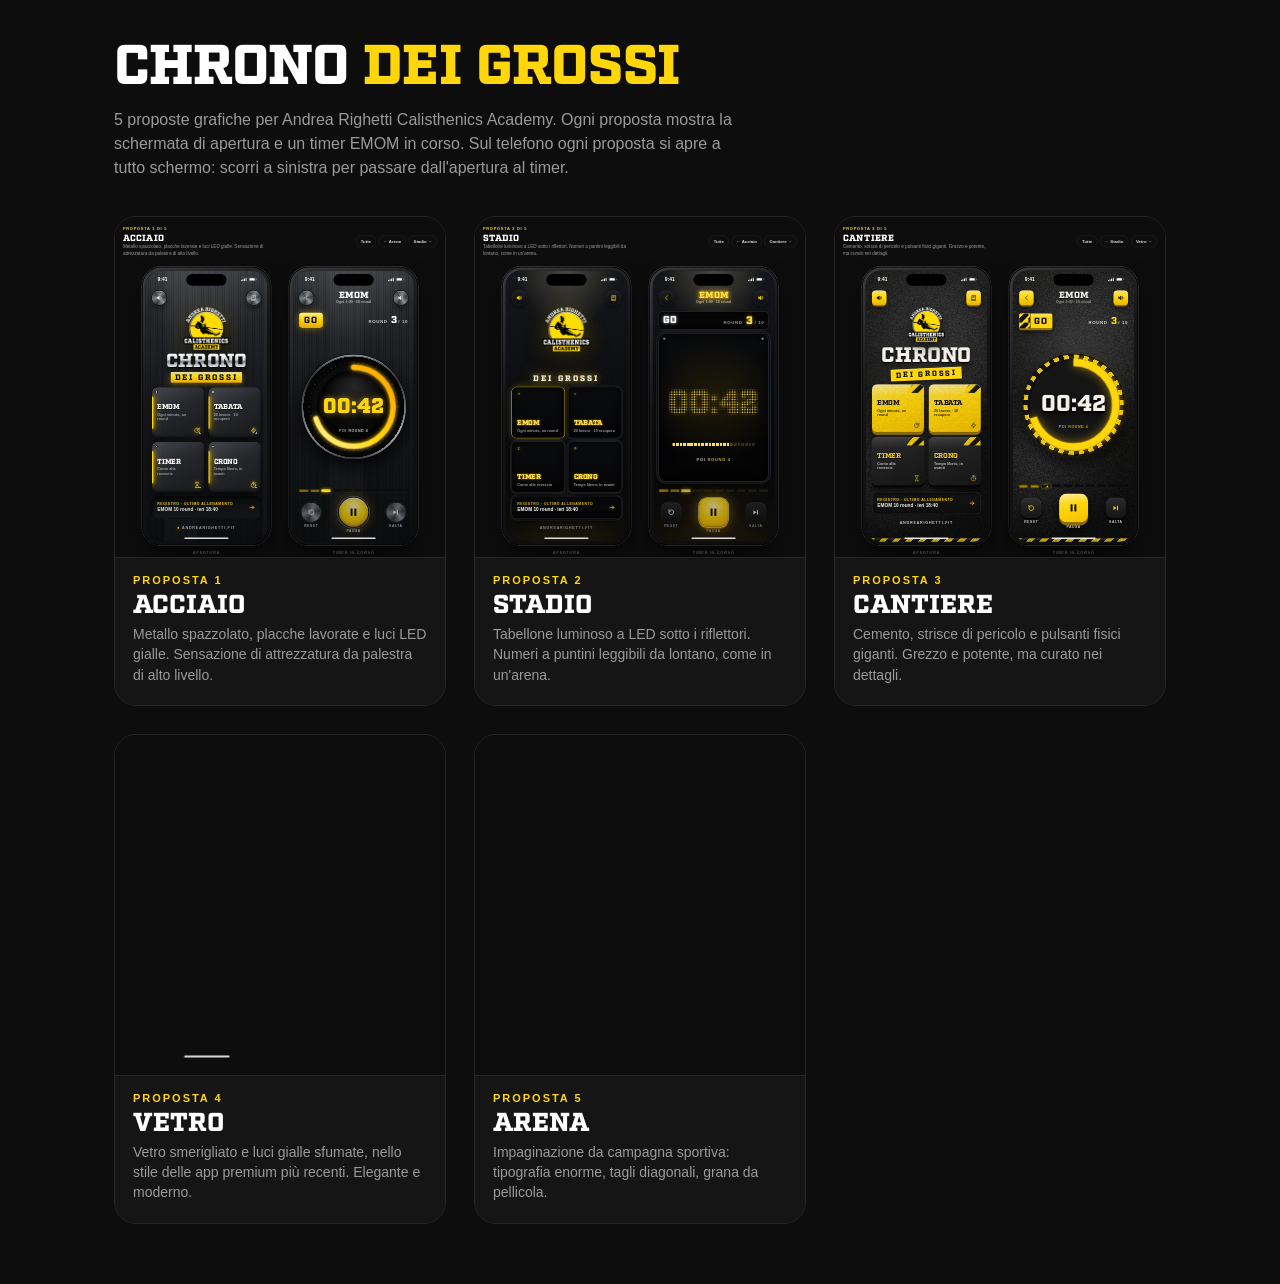
<file: index.html>
<!doctype html>
<html lang="it"><head><meta charset="utf-8">
<meta name="viewport" content="width=device-width, initial-scale=1, viewport-fit=cover">
<meta name="theme-color" content="#0a0a0a">
<title>Chrono dei Grossi proposte</title>
<link rel="preload" href="Factoria-W00-Black.ttf" as="font" type="font/ttf" crossorigin>
<link rel="stylesheet" href="base.css">
</head>
<style>
.intro { max-width: 1100px; margin: 0 auto; padding: 40px 24px 8px; }
.intro h1 { font: 400 clamp(34px, 6vw, 56px)/1 "Factoria", serif; }
.intro h1 span { color: var(--y); }
.intro p { color: #9a9a9a; margin-top: 12px; line-height: 1.5; max-width: 620px; }
.grid { max-width: 1100px; margin: 0 auto; padding: 28px 24px 60px; display: grid; grid-template-columns: repeat(auto-fill, minmax(330px, 1fr)); gap: 28px; }
.card { display: flex; flex-direction: column; border-radius: 22px; overflow: hidden; background: #151516; border: 1px solid #262628; transition: border-color .2s, transform .2s; }
.card:hover { border-color: var(--y); transform: translateY(-3px); }
.card-prev { height: 340px; overflow: hidden; display: flex; justify-content: center; background: #0d0d0e; }
.card iframe { flex: 0 0 auto; width: 1000px; height: 1030px; border: 0; transform: scale(.33); transform-origin: 50% 0; margin: 0 -335px; pointer-events: none; background: #0d0d0e; }
.card-txt { display: flex; flex-direction: column; gap: 6px; padding: 16px 18px 20px; border-top: 1px solid #262628; position: relative; background: #151516; }
.card-txt small { font: 700 11px var(--sans); letter-spacing: .18em; color: var(--y); }
.card-txt b { font: 400 26px/1 "Factoria", serif; }
.card-txt em { font-style: normal; color: #9a9a9a; font-size: 14px; line-height: 1.45; }
</style>
<body style="overflow:auto">
<header class="intro"><h1>CHRONO <span>DEI GROSSI</span></h1><p>5 proposte grafiche per Andrea Righetti Calisthenics Academy. Ogni proposta mostra la schermata di apertura e un timer EMOM in corso. Sul telefono ogni proposta si apre a tutto schermo: scorri a sinistra per passare dall'apertura al timer.</p></header>
<main class="grid"><a class="card" href="1-acciaio.html"><span class="card-prev"><iframe src="1-acciaio.html" tabindex="-1" loading="lazy" title="Acciaio"></iframe></span><span class="card-txt"><small>PROPOSTA 1</small><b>ACCIAIO</b><em>Metallo spazzolato, placche lavorate e luci LED gialle. Sensazione di attrezzatura da palestra di alto livello.</em></span></a><a class="card" href="2-stadio.html"><span class="card-prev"><iframe src="2-stadio.html" tabindex="-1" loading="lazy" title="Stadio"></iframe></span><span class="card-txt"><small>PROPOSTA 2</small><b>STADIO</b><em>Tabellone luminoso a LED sotto i riflettori. Numeri a puntini leggibili da lontano, come in un'arena.</em></span></a><a class="card" href="3-cantiere.html"><span class="card-prev"><iframe src="3-cantiere.html" tabindex="-1" loading="lazy" title="Cantiere"></iframe></span><span class="card-txt"><small>PROPOSTA 3</small><b>CANTIERE</b><em>Cemento, strisce di pericolo e pulsanti fisici giganti. Grezzo e potente, ma curato nei dettagli.</em></span></a><a class="card" href="4-vetro.html"><span class="card-prev"><iframe src="4-vetro.html" tabindex="-1" loading="lazy" title="Vetro"></iframe></span><span class="card-txt"><small>PROPOSTA 4</small><b>VETRO</b><em>Vetro smerigliato e luci gialle sfumate, nello stile delle app premium più recenti. Elegante e moderno.</em></span></a><a class="card" href="5-arena.html"><span class="card-prev"><iframe src="5-arena.html" tabindex="-1" loading="lazy" title="Arena"></iframe></span><span class="card-txt"><small>PROPOSTA 5</small><b>ARENA</b><em>Impaginazione da campagna sportiva: tipografia enorme, tagli diagonali, grana da pellicola.</em></span></a></main>
</body></html>
</file>
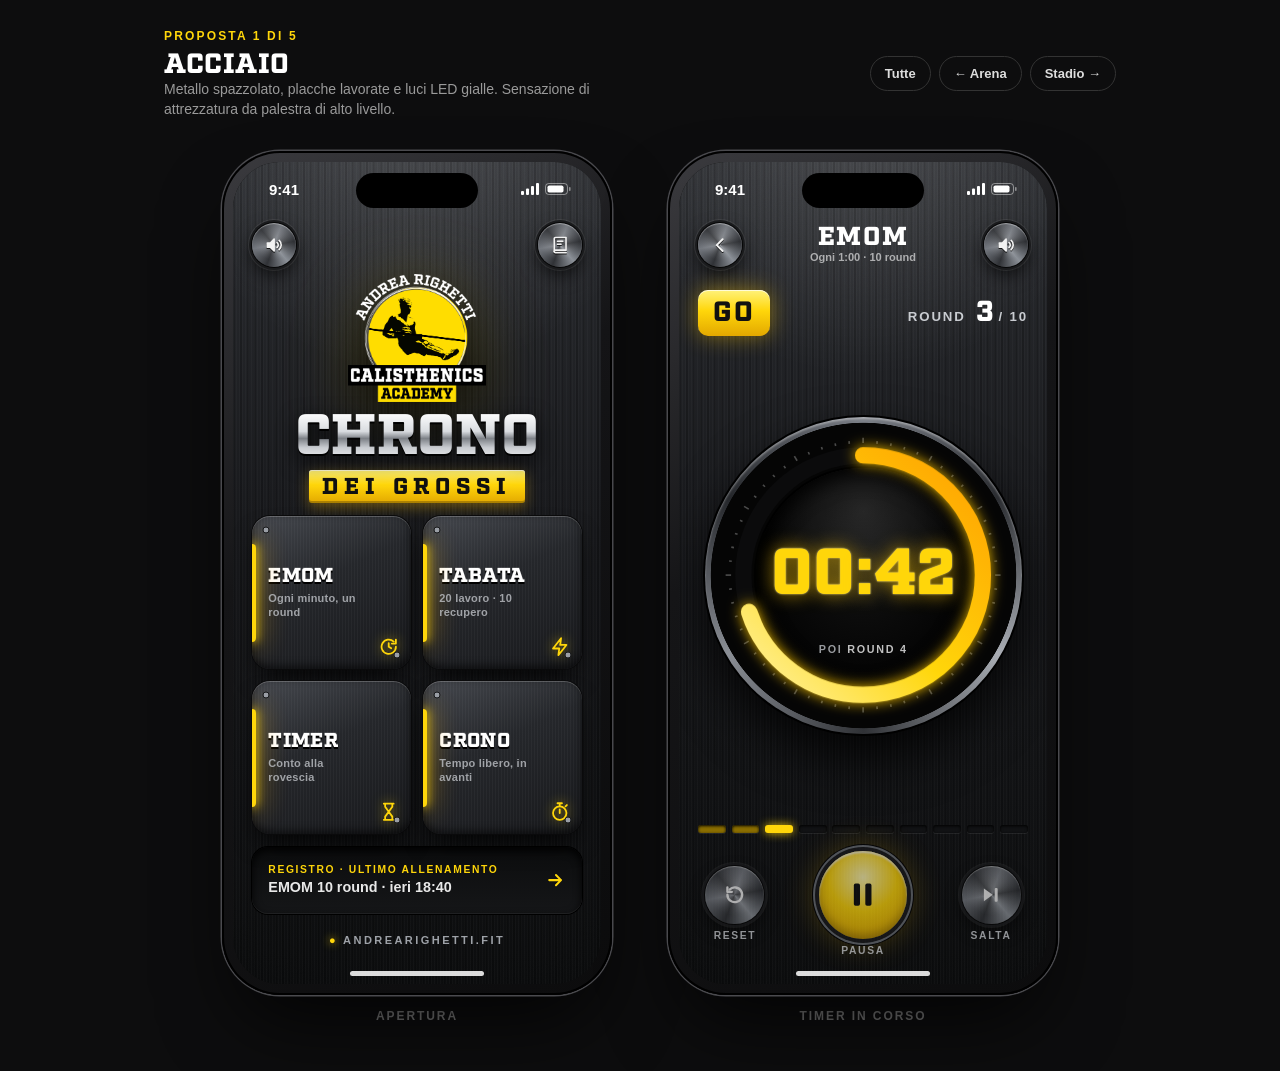
<file: 1-acciaio.html>
<!doctype html>
<html lang="it"><head><meta charset="utf-8">
<meta name="viewport" content="width=device-width, initial-scale=1, viewport-fit=cover">
<meta name="theme-color" content="#0a0a0a">
<title>Proposta 1 Acciaio</title>
<link rel="preload" href="Factoria-W00-Black.ttf" as="font" type="font/ttf" crossorigin>
<link rel="stylesheet" href="base.css">
<link rel="stylesheet" href="acciaio.css">
</head>
<body class="p-acciaio">
<header class="viewer-head"><div><h1><small>PROPOSTA 1 DI 5</small>ACCIAIO</h1><p>Metallo spazzolato, placche lavorate e luci LED gialle. Sensazione di attrezzatura da palestra di alto livello.</p></div>
<nav class="viewer-nav"><a href="index.html">Tutte</a><a href="5-arena.html">← Arena</a><a href="2-stadio.html">Stadio →</a></nav></header>
<main class="stage">
<div class="device-wrap"><div class="device"><div class="screen home"><div class="sbar"><span>9:41</span><span class="ic"><svg width="18" height="12" viewBox="0 0 18 12" fill="#fff"><rect x="0" y="8" width="3" height="4" rx="1"/><rect x="5" y="5.5" width="3" height="6.5" rx="1"/><rect x="10" y="3" width="3" height="9" rx="1"/><rect x="15" y="0" width="3" height="12" rx="1"/></svg><svg width="26" height="12" viewBox="0 0 26 12"><rect x=".5" y=".5" width="22" height="11" rx="3.2" fill="none" stroke="#fff" opacity=".45"/><rect x="2.5" y="2.5" width="16" height="7" rx="1.8" fill="#fff"/><rect x="24" y="4" width="1.6" height="4" rx=".8" fill="#fff" opacity=".45"/></svg></span></div><div class="island"></div><div class="homebar"></div>
  <div class="bg"></div><div class="fx"></div>
  <div class="deco d1"></div><div class="deco d2"></div><div class="deco d3"></div>
  <div class="ui">
    <header class="top"><button class="icon-btn" aria-label="Voce attiva"><svg viewBox="0 0 24 24" fill="none" stroke="currentColor" stroke-width="2" stroke-linecap="round" stroke-linejoin="round"><path d="M4 9.5v5h3.5L12 19V5L7.5 9.5z" fill="currentColor"/><path d="M15.5 9a4 4 0 0 1 0 6M18 6.5a7.5 7.5 0 0 1 0 11"/></svg></button><button class="icon-btn" aria-label="Registro"><svg viewBox="0 0 24 24" fill="none" stroke="currentColor" stroke-width="2" stroke-linecap="round" stroke-linejoin="round"><path d="M5 4.5A1.5 1.5 0 0 1 6.5 3H19v15H6.5A1.5 1.5 0 0 0 5 19.5z"/><path d="M5 19.5A1.5 1.5 0 0 0 6.5 21H19M9 7.5h6M9 11h4"/></svg></button></header>
    <section class="brand">
      <img class="logo" src="logo-dark-800.png" alt="Andrea Righetti Calisthenics Academy">
      <h2 class="title"><span class="t1">CHRONO</span><span class="t2">DEI GROSSI</span></h2>
    </section>
    <nav class="modes"><a class="mode m-emom" href="#"><span class="mode-idx">01</span><span class="mode-ico"><svg viewBox="0 0 24 24" fill="none" stroke="currentColor" stroke-width="2" stroke-linecap="round" stroke-linejoin="round"><path d="M20 12a8 8 0 1 1-2.4-5.7"/><path d="M20 4v4.5h-4.5"/><path d="M12 8v4l2.8 1.8"/></svg></span><span class="mode-name">EMOM</span><span class="mode-sub">Ogni minuto, un round</span><span class="mode-go"><svg viewBox="0 0 24 24" fill="none" stroke="currentColor" stroke-width="2.4" stroke-linecap="round" stroke-linejoin="round"><path d="M5 12h14M13 6l6 6-6 6"/></svg></span></a><a class="mode m-tabata" href="#"><span class="mode-idx">02</span><span class="mode-ico"><svg viewBox="0 0 24 24" fill="none" stroke="currentColor" stroke-width="2" stroke-linejoin="round"><path d="M13.5 2.5L4.5 14h7l-1 7.5 9-11.5h-7z"/></svg></span><span class="mode-name">TABATA</span><span class="mode-sub">20 lavoro · 10 recupero</span><span class="mode-go"><svg viewBox="0 0 24 24" fill="none" stroke="currentColor" stroke-width="2.4" stroke-linecap="round" stroke-linejoin="round"><path d="M5 12h14M13 6l6 6-6 6"/></svg></span></a><a class="mode m-timer" href="#"><span class="mode-idx">03</span><span class="mode-ico"><svg viewBox="0 0 24 24" fill="none" stroke="currentColor" stroke-width="2" stroke-linecap="round" stroke-linejoin="round"><path d="M6.5 3h11M6.5 21h11M8 3v3.5L12 12l-4 5.5V21M16 3v3.5L12 12l4 5.5V21"/></svg></span><span class="mode-name">TIMER</span><span class="mode-sub">Conto alla rovescia</span><span class="mode-go"><svg viewBox="0 0 24 24" fill="none" stroke="currentColor" stroke-width="2.4" stroke-linecap="round" stroke-linejoin="round"><path d="M5 12h14M13 6l6 6-6 6"/></svg></span></a><a class="mode m-crono" href="#"><span class="mode-idx">04</span><span class="mode-ico"><svg viewBox="0 0 24 24" fill="none" stroke="currentColor" stroke-width="2" stroke-linecap="round" stroke-linejoin="round"><circle cx="12" cy="13.5" r="7.5"/><path d="M12 13.5V9.5M9.5 2.5h5M12 2.5V6M18.5 6l1.5-1.5"/></svg></span><span class="mode-name">CRONO</span><span class="mode-sub">Tempo libero, in avanti</span><span class="mode-go"><svg viewBox="0 0 24 24" fill="none" stroke="currentColor" stroke-width="2.4" stroke-linecap="round" stroke-linejoin="round"><path d="M5 12h14M13 6l6 6-6 6"/></svg></span></a></nav>
    <a class="last" href="#"><span class="last-txt"><span class="last-k">Registro · ultimo allenamento</span><span class="last-v">EMOM 10 round · ieri 18:40</span></span><svg viewBox="0 0 24 24" fill="none" stroke="currentColor" stroke-width="2.4" stroke-linecap="round" stroke-linejoin="round"><path d="M5 12h14M13 6l6 6-6 6"/></svg></a>
    <footer class="foot"><a href="https://www.andrearighetti.fit/">ANDREARIGHETTI.FIT</a></footer>
  </div>
</div></div><div class="caption">Apertura</div></div>
<div class="device-wrap"><div class="device"><div class="screen run"><div class="sbar"><span>9:41</span><span class="ic"><svg width="18" height="12" viewBox="0 0 18 12" fill="#fff"><rect x="0" y="8" width="3" height="4" rx="1"/><rect x="5" y="5.5" width="3" height="6.5" rx="1"/><rect x="10" y="3" width="3" height="9" rx="1"/><rect x="15" y="0" width="3" height="12" rx="1"/></svg><svg width="26" height="12" viewBox="0 0 26 12"><rect x=".5" y=".5" width="22" height="11" rx="3.2" fill="none" stroke="#fff" opacity=".45"/><rect x="2.5" y="2.5" width="16" height="7" rx="1.8" fill="#fff"/><rect x="24" y="4" width="1.6" height="4" rx=".8" fill="#fff" opacity=".45"/></svg></span></div><div class="island"></div><div class="homebar"></div>
  <div class="bg"></div><div class="fx"></div>
  <div class="deco d1"></div><div class="deco d2"></div><div class="deco d3"></div>
  <div class="ui">
    <header class="top"><button class="icon-btn" aria-label="Indietro"><svg viewBox="0 0 24 24" fill="none" stroke="currentColor" stroke-width="2.4" stroke-linecap="round" stroke-linejoin="round"><path d="M15 5l-7 7 7 7"/></svg></button>
      <div class="run-title"><span class="run-mode">EMOM</span><span class="run-cfg">Ogni 1:00 · 10 round</span></div>
      <button class="icon-btn" aria-label="Voce attiva"><svg viewBox="0 0 24 24" fill="none" stroke="currentColor" stroke-width="2" stroke-linecap="round" stroke-linejoin="round"><path d="M4 9.5v5h3.5L12 19V5L7.5 9.5z" fill="currentColor"/><path d="M15.5 9a4 4 0 0 1 0 6M18 6.5a7.5 7.5 0 0 1 0 11"/></svg></button></header>
    <div class="phase-row"><span class="phase">GO</span><span class="round">ROUND<b>3</b>/ 10</span></div>
    <div class="clock"><div class="ring">
      <svg viewBox="0 0 200 200"><defs>
        <linearGradient id="gy" x1="0" y1="0" x2="1" y2="1"><stop offset="0" stop-color="#fff3a6"/><stop offset=".45" stop-color="#ffd60a"/><stop offset="1" stop-color="#ff9f00"/></linearGradient>
      </defs><g class="ticks"><line x1="100" y1="3" x2="100" y2="-1" transform="rotate(0 100 100)"/><line x1="100" y1="3" x2="100" y2="1" transform="rotate(6 100 100)"/><line x1="100" y1="3" x2="100" y2="1" transform="rotate(12 100 100)"/><line x1="100" y1="3" x2="100" y2="1" transform="rotate(18 100 100)"/><line x1="100" y1="3" x2="100" y2="1" transform="rotate(24 100 100)"/><line x1="100" y1="3" x2="100" y2="-1" transform="rotate(30 100 100)"/><line x1="100" y1="3" x2="100" y2="1" transform="rotate(36 100 100)"/><line x1="100" y1="3" x2="100" y2="1" transform="rotate(42 100 100)"/><line x1="100" y1="3" x2="100" y2="1" transform="rotate(48 100 100)"/><line x1="100" y1="3" x2="100" y2="1" transform="rotate(54 100 100)"/><line x1="100" y1="3" x2="100" y2="-1" transform="rotate(60 100 100)"/><line x1="100" y1="3" x2="100" y2="1" transform="rotate(66 100 100)"/><line x1="100" y1="3" x2="100" y2="1" transform="rotate(72 100 100)"/><line x1="100" y1="3" x2="100" y2="1" transform="rotate(78 100 100)"/><line x1="100" y1="3" x2="100" y2="1" transform="rotate(84 100 100)"/><line x1="100" y1="3" x2="100" y2="-1" transform="rotate(90 100 100)"/><line x1="100" y1="3" x2="100" y2="1" transform="rotate(96 100 100)"/><line x1="100" y1="3" x2="100" y2="1" transform="rotate(102 100 100)"/><line x1="100" y1="3" x2="100" y2="1" transform="rotate(108 100 100)"/><line x1="100" y1="3" x2="100" y2="1" transform="rotate(114 100 100)"/><line x1="100" y1="3" x2="100" y2="-1" transform="rotate(120 100 100)"/><line x1="100" y1="3" x2="100" y2="1" transform="rotate(126 100 100)"/><line x1="100" y1="3" x2="100" y2="1" transform="rotate(132 100 100)"/><line x1="100" y1="3" x2="100" y2="1" transform="rotate(138 100 100)"/><line x1="100" y1="3" x2="100" y2="1" transform="rotate(144 100 100)"/><line x1="100" y1="3" x2="100" y2="-1" transform="rotate(150 100 100)"/><line x1="100" y1="3" x2="100" y2="1" transform="rotate(156 100 100)"/><line x1="100" y1="3" x2="100" y2="1" transform="rotate(162 100 100)"/><line x1="100" y1="3" x2="100" y2="1" transform="rotate(168 100 100)"/><line x1="100" y1="3" x2="100" y2="1" transform="rotate(174 100 100)"/><line x1="100" y1="3" x2="100" y2="-1" transform="rotate(180 100 100)"/><line x1="100" y1="3" x2="100" y2="1" transform="rotate(186 100 100)"/><line x1="100" y1="3" x2="100" y2="1" transform="rotate(192 100 100)"/><line x1="100" y1="3" x2="100" y2="1" transform="rotate(198 100 100)"/><line x1="100" y1="3" x2="100" y2="1" transform="rotate(204 100 100)"/><line x1="100" y1="3" x2="100" y2="-1" transform="rotate(210 100 100)"/><line x1="100" y1="3" x2="100" y2="1" transform="rotate(216 100 100)"/><line x1="100" y1="3" x2="100" y2="1" transform="rotate(222 100 100)"/><line x1="100" y1="3" x2="100" y2="1" transform="rotate(228 100 100)"/><line x1="100" y1="3" x2="100" y2="1" transform="rotate(234 100 100)"/><line x1="100" y1="3" x2="100" y2="-1" transform="rotate(240 100 100)"/><line x1="100" y1="3" x2="100" y2="1" transform="rotate(246 100 100)"/><line x1="100" y1="3" x2="100" y2="1" transform="rotate(252 100 100)"/><line x1="100" y1="3" x2="100" y2="1" transform="rotate(258 100 100)"/><line x1="100" y1="3" x2="100" y2="1" transform="rotate(264 100 100)"/><line x1="100" y1="3" x2="100" y2="-1" transform="rotate(270 100 100)"/><line x1="100" y1="3" x2="100" y2="1" transform="rotate(276 100 100)"/><line x1="100" y1="3" x2="100" y2="1" transform="rotate(282 100 100)"/><line x1="100" y1="3" x2="100" y2="1" transform="rotate(288 100 100)"/><line x1="100" y1="3" x2="100" y2="1" transform="rotate(294 100 100)"/><line x1="100" y1="3" x2="100" y2="-1" transform="rotate(300 100 100)"/><line x1="100" y1="3" x2="100" y2="1" transform="rotate(306 100 100)"/><line x1="100" y1="3" x2="100" y2="1" transform="rotate(312 100 100)"/><line x1="100" y1="3" x2="100" y2="1" transform="rotate(318 100 100)"/><line x1="100" y1="3" x2="100" y2="1" transform="rotate(324 100 100)"/><line x1="100" y1="3" x2="100" y2="-1" transform="rotate(330 100 100)"/><line x1="100" y1="3" x2="100" y2="1" transform="rotate(336 100 100)"/><line x1="100" y1="3" x2="100" y2="1" transform="rotate(342 100 100)"/><line x1="100" y1="3" x2="100" y2="1" transform="rotate(348 100 100)"/><line x1="100" y1="3" x2="100" y2="1" transform="rotate(354 100 100)"/></g>
      <circle class="track" cx="100" cy="100" r="88"/>
      <circle class="prog" cx="100" cy="100" r="88" stroke-dasharray="552.92" stroke-dashoffset="165.9"/></svg>
      <div class="deco d4"></div>
      <div class="digits"><span class="ghost">88:88</span><span class="mm">00</span><span class="sep">:</span><span class="ss">42</span></div>
      <div class="clock-sub">POI <b>ROUND 4</b></div>
    </div></div>
    <div class="segments"><i class="done"></i><i class="done"></i><i class="on"></i><i class=""></i><i class=""></i><i class=""></i><i class=""></i><i class=""></i><i class=""></i><i class=""></i></div>
    <div class="controls">
      <button class="ctl ctl-reset"><span class="knob"><svg viewBox="0 0 24 24" fill="none" stroke="currentColor" stroke-width="2.4" stroke-linecap="round" stroke-linejoin="round"><path d="M4.5 12a7.5 7.5 0 1 0 2.2-5.3"/><path d="M4.5 4.5v4.5H9"/></svg></span><span>Reset</span></button>
      <button class="ctl ctl-main"><span class="knob"><svg viewBox="0 0 24 24" fill="currentColor"><rect x="6" y="4.5" width="4.2" height="15" rx="1.2"/><rect x="13.8" y="4.5" width="4.2" height="15" rx="1.2"/></svg></span><span>Pausa</span></button>
      <button class="ctl ctl-skip"><span class="knob"><svg viewBox="0 0 24 24" fill="currentColor"><path d="M5 5.5v13l9-6.5z"/><rect x="16" y="5" width="3" height="14" rx="1"/></svg></span><span>Salta</span></button>
    </div>
  </div>
</div></div><div class="caption">Timer in corso</div></div>
</main>
</body></html>
</file>
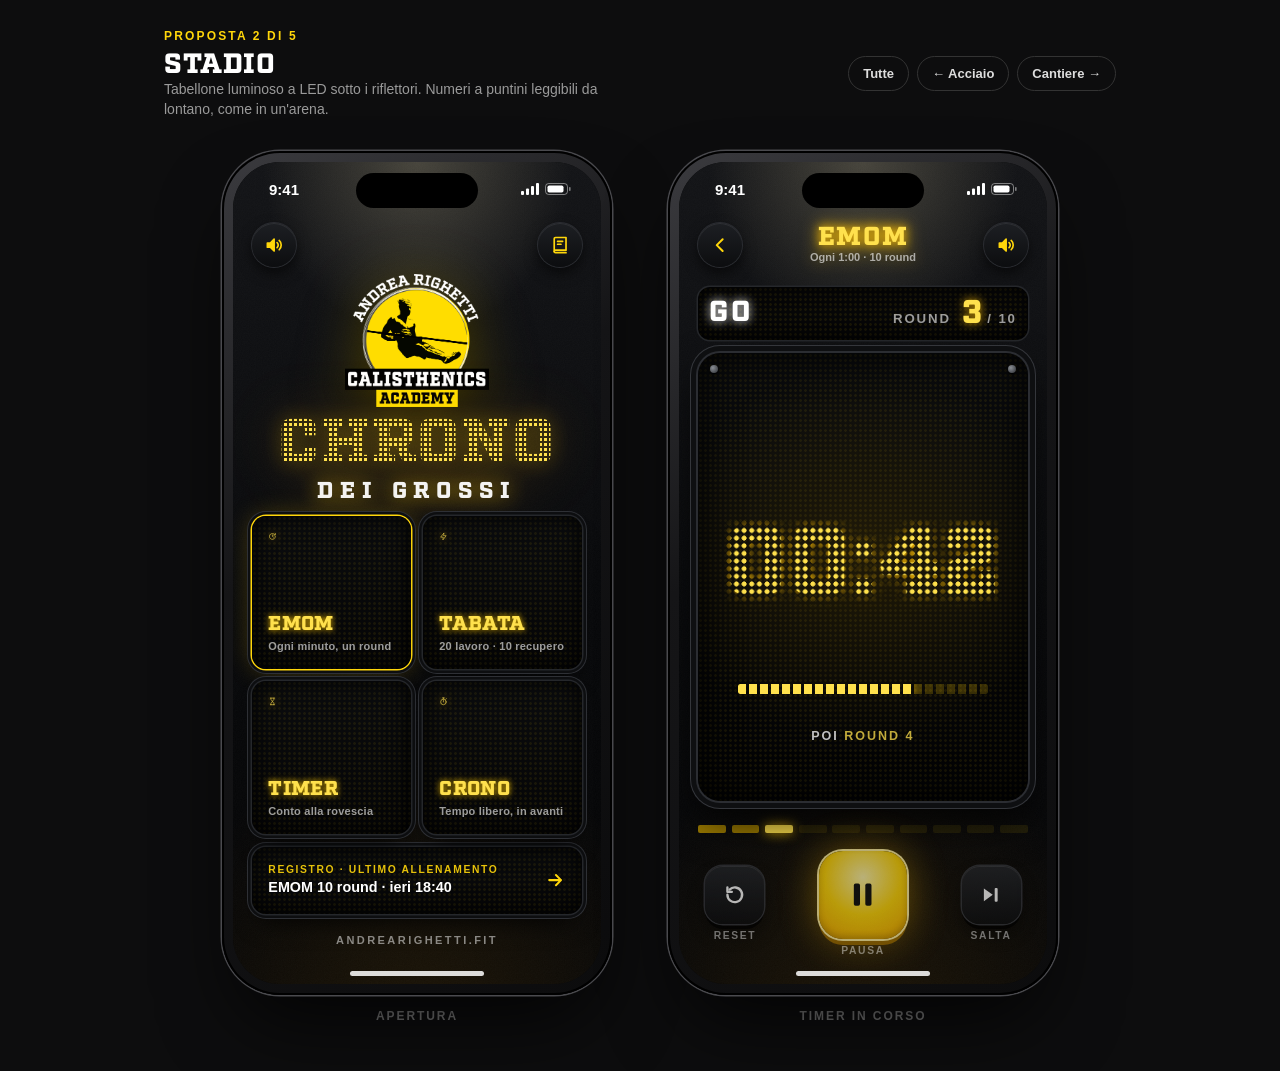
<file: 2-stadio.html>
<!doctype html>
<html lang="it"><head><meta charset="utf-8">
<meta name="viewport" content="width=device-width, initial-scale=1, viewport-fit=cover">
<meta name="theme-color" content="#0a0a0a">
<title>Proposta 2 Stadio</title>
<link rel="preload" href="Factoria-W00-Black.ttf" as="font" type="font/ttf" crossorigin>
<link rel="stylesheet" href="base.css">
<link rel="stylesheet" href="stadio.css">
</head>
<body class="p-stadio">
<header class="viewer-head"><div><h1><small>PROPOSTA 2 DI 5</small>STADIO</h1><p>Tabellone luminoso a LED sotto i riflettori. Numeri a puntini leggibili da lontano, come in un'arena.</p></div>
<nav class="viewer-nav"><a href="index.html">Tutte</a><a href="1-acciaio.html">← Acciaio</a><a href="3-cantiere.html">Cantiere →</a></nav></header>
<main class="stage">
<div class="device-wrap"><div class="device"><div class="screen home"><div class="sbar"><span>9:41</span><span class="ic"><svg width="18" height="12" viewBox="0 0 18 12" fill="#fff"><rect x="0" y="8" width="3" height="4" rx="1"/><rect x="5" y="5.5" width="3" height="6.5" rx="1"/><rect x="10" y="3" width="3" height="9" rx="1"/><rect x="15" y="0" width="3" height="12" rx="1"/></svg><svg width="26" height="12" viewBox="0 0 26 12"><rect x=".5" y=".5" width="22" height="11" rx="3.2" fill="none" stroke="#fff" opacity=".45"/><rect x="2.5" y="2.5" width="16" height="7" rx="1.8" fill="#fff"/><rect x="24" y="4" width="1.6" height="4" rx=".8" fill="#fff" opacity=".45"/></svg></span></div><div class="island"></div><div class="homebar"></div>
  <div class="bg"></div><div class="fx"></div>
  <div class="deco d1"></div><div class="deco d2"></div><div class="deco d3"></div>
  <div class="ui">
    <header class="top"><button class="icon-btn" aria-label="Voce attiva"><svg viewBox="0 0 24 24" fill="none" stroke="currentColor" stroke-width="2" stroke-linecap="round" stroke-linejoin="round"><path d="M4 9.5v5h3.5L12 19V5L7.5 9.5z" fill="currentColor"/><path d="M15.5 9a4 4 0 0 1 0 6M18 6.5a7.5 7.5 0 0 1 0 11"/></svg></button><button class="icon-btn" aria-label="Registro"><svg viewBox="0 0 24 24" fill="none" stroke="currentColor" stroke-width="2" stroke-linecap="round" stroke-linejoin="round"><path d="M5 4.5A1.5 1.5 0 0 1 6.5 3H19v15H6.5A1.5 1.5 0 0 0 5 19.5z"/><path d="M5 19.5A1.5 1.5 0 0 0 6.5 21H19M9 7.5h6M9 11h4"/></svg></button></header>
    <section class="brand">
      <img class="logo" src="logo-dark-800.png" alt="Andrea Righetti Calisthenics Academy">
      <h2 class="title"><span class="t1">CHRONO</span><span class="t2">DEI GROSSI</span></h2>
    </section>
    <nav class="modes"><a class="mode m-emom" href="#"><span class="mode-idx">01</span><span class="mode-ico"><svg viewBox="0 0 24 24" fill="none" stroke="currentColor" stroke-width="2" stroke-linecap="round" stroke-linejoin="round"><path d="M20 12a8 8 0 1 1-2.4-5.7"/><path d="M20 4v4.5h-4.5"/><path d="M12 8v4l2.8 1.8"/></svg></span><span class="mode-name">EMOM</span><span class="mode-sub">Ogni minuto, un round</span><span class="mode-go"><svg viewBox="0 0 24 24" fill="none" stroke="currentColor" stroke-width="2.4" stroke-linecap="round" stroke-linejoin="round"><path d="M5 12h14M13 6l6 6-6 6"/></svg></span></a><a class="mode m-tabata" href="#"><span class="mode-idx">02</span><span class="mode-ico"><svg viewBox="0 0 24 24" fill="none" stroke="currentColor" stroke-width="2" stroke-linejoin="round"><path d="M13.5 2.5L4.5 14h7l-1 7.5 9-11.5h-7z"/></svg></span><span class="mode-name">TABATA</span><span class="mode-sub">20 lavoro · 10 recupero</span><span class="mode-go"><svg viewBox="0 0 24 24" fill="none" stroke="currentColor" stroke-width="2.4" stroke-linecap="round" stroke-linejoin="round"><path d="M5 12h14M13 6l6 6-6 6"/></svg></span></a><a class="mode m-timer" href="#"><span class="mode-idx">03</span><span class="mode-ico"><svg viewBox="0 0 24 24" fill="none" stroke="currentColor" stroke-width="2" stroke-linecap="round" stroke-linejoin="round"><path d="M6.5 3h11M6.5 21h11M8 3v3.5L12 12l-4 5.5V21M16 3v3.5L12 12l4 5.5V21"/></svg></span><span class="mode-name">TIMER</span><span class="mode-sub">Conto alla rovescia</span><span class="mode-go"><svg viewBox="0 0 24 24" fill="none" stroke="currentColor" stroke-width="2.4" stroke-linecap="round" stroke-linejoin="round"><path d="M5 12h14M13 6l6 6-6 6"/></svg></span></a><a class="mode m-crono" href="#"><span class="mode-idx">04</span><span class="mode-ico"><svg viewBox="0 0 24 24" fill="none" stroke="currentColor" stroke-width="2" stroke-linecap="round" stroke-linejoin="round"><circle cx="12" cy="13.5" r="7.5"/><path d="M12 13.5V9.5M9.5 2.5h5M12 2.5V6M18.5 6l1.5-1.5"/></svg></span><span class="mode-name">CRONO</span><span class="mode-sub">Tempo libero, in avanti</span><span class="mode-go"><svg viewBox="0 0 24 24" fill="none" stroke="currentColor" stroke-width="2.4" stroke-linecap="round" stroke-linejoin="round"><path d="M5 12h14M13 6l6 6-6 6"/></svg></span></a></nav>
    <a class="last" href="#"><span class="last-txt"><span class="last-k">Registro · ultimo allenamento</span><span class="last-v">EMOM 10 round · ieri 18:40</span></span><svg viewBox="0 0 24 24" fill="none" stroke="currentColor" stroke-width="2.4" stroke-linecap="round" stroke-linejoin="round"><path d="M5 12h14M13 6l6 6-6 6"/></svg></a>
    <footer class="foot"><a href="https://www.andrearighetti.fit/">ANDREARIGHETTI.FIT</a></footer>
  </div>
</div></div><div class="caption">Apertura</div></div>
<div class="device-wrap"><div class="device"><div class="screen run"><div class="sbar"><span>9:41</span><span class="ic"><svg width="18" height="12" viewBox="0 0 18 12" fill="#fff"><rect x="0" y="8" width="3" height="4" rx="1"/><rect x="5" y="5.5" width="3" height="6.5" rx="1"/><rect x="10" y="3" width="3" height="9" rx="1"/><rect x="15" y="0" width="3" height="12" rx="1"/></svg><svg width="26" height="12" viewBox="0 0 26 12"><rect x=".5" y=".5" width="22" height="11" rx="3.2" fill="none" stroke="#fff" opacity=".45"/><rect x="2.5" y="2.5" width="16" height="7" rx="1.8" fill="#fff"/><rect x="24" y="4" width="1.6" height="4" rx=".8" fill="#fff" opacity=".45"/></svg></span></div><div class="island"></div><div class="homebar"></div>
  <div class="bg"></div><div class="fx"></div>
  <div class="deco d1"></div><div class="deco d2"></div><div class="deco d3"></div>
  <div class="ui">
    <header class="top"><button class="icon-btn" aria-label="Indietro"><svg viewBox="0 0 24 24" fill="none" stroke="currentColor" stroke-width="2.4" stroke-linecap="round" stroke-linejoin="round"><path d="M15 5l-7 7 7 7"/></svg></button>
      <div class="run-title"><span class="run-mode">EMOM</span><span class="run-cfg">Ogni 1:00 · 10 round</span></div>
      <button class="icon-btn" aria-label="Voce attiva"><svg viewBox="0 0 24 24" fill="none" stroke="currentColor" stroke-width="2" stroke-linecap="round" stroke-linejoin="round"><path d="M4 9.5v5h3.5L12 19V5L7.5 9.5z" fill="currentColor"/><path d="M15.5 9a4 4 0 0 1 0 6M18 6.5a7.5 7.5 0 0 1 0 11"/></svg></button></header>
    <div class="phase-row"><span class="phase">GO</span><span class="round">ROUND<b>3</b>/ 10</span></div>
    <div class="clock"><div class="ring">
      <svg viewBox="0 0 200 200"><defs>
        <linearGradient id="gy" x1="0" y1="0" x2="1" y2="1"><stop offset="0" stop-color="#fff3a6"/><stop offset=".45" stop-color="#ffd60a"/><stop offset="1" stop-color="#ff9f00"/></linearGradient>
      </defs><g class="ticks"><line x1="100" y1="3" x2="100" y2="-1" transform="rotate(0 100 100)"/><line x1="100" y1="3" x2="100" y2="1" transform="rotate(6 100 100)"/><line x1="100" y1="3" x2="100" y2="1" transform="rotate(12 100 100)"/><line x1="100" y1="3" x2="100" y2="1" transform="rotate(18 100 100)"/><line x1="100" y1="3" x2="100" y2="1" transform="rotate(24 100 100)"/><line x1="100" y1="3" x2="100" y2="-1" transform="rotate(30 100 100)"/><line x1="100" y1="3" x2="100" y2="1" transform="rotate(36 100 100)"/><line x1="100" y1="3" x2="100" y2="1" transform="rotate(42 100 100)"/><line x1="100" y1="3" x2="100" y2="1" transform="rotate(48 100 100)"/><line x1="100" y1="3" x2="100" y2="1" transform="rotate(54 100 100)"/><line x1="100" y1="3" x2="100" y2="-1" transform="rotate(60 100 100)"/><line x1="100" y1="3" x2="100" y2="1" transform="rotate(66 100 100)"/><line x1="100" y1="3" x2="100" y2="1" transform="rotate(72 100 100)"/><line x1="100" y1="3" x2="100" y2="1" transform="rotate(78 100 100)"/><line x1="100" y1="3" x2="100" y2="1" transform="rotate(84 100 100)"/><line x1="100" y1="3" x2="100" y2="-1" transform="rotate(90 100 100)"/><line x1="100" y1="3" x2="100" y2="1" transform="rotate(96 100 100)"/><line x1="100" y1="3" x2="100" y2="1" transform="rotate(102 100 100)"/><line x1="100" y1="3" x2="100" y2="1" transform="rotate(108 100 100)"/><line x1="100" y1="3" x2="100" y2="1" transform="rotate(114 100 100)"/><line x1="100" y1="3" x2="100" y2="-1" transform="rotate(120 100 100)"/><line x1="100" y1="3" x2="100" y2="1" transform="rotate(126 100 100)"/><line x1="100" y1="3" x2="100" y2="1" transform="rotate(132 100 100)"/><line x1="100" y1="3" x2="100" y2="1" transform="rotate(138 100 100)"/><line x1="100" y1="3" x2="100" y2="1" transform="rotate(144 100 100)"/><line x1="100" y1="3" x2="100" y2="-1" transform="rotate(150 100 100)"/><line x1="100" y1="3" x2="100" y2="1" transform="rotate(156 100 100)"/><line x1="100" y1="3" x2="100" y2="1" transform="rotate(162 100 100)"/><line x1="100" y1="3" x2="100" y2="1" transform="rotate(168 100 100)"/><line x1="100" y1="3" x2="100" y2="1" transform="rotate(174 100 100)"/><line x1="100" y1="3" x2="100" y2="-1" transform="rotate(180 100 100)"/><line x1="100" y1="3" x2="100" y2="1" transform="rotate(186 100 100)"/><line x1="100" y1="3" x2="100" y2="1" transform="rotate(192 100 100)"/><line x1="100" y1="3" x2="100" y2="1" transform="rotate(198 100 100)"/><line x1="100" y1="3" x2="100" y2="1" transform="rotate(204 100 100)"/><line x1="100" y1="3" x2="100" y2="-1" transform="rotate(210 100 100)"/><line x1="100" y1="3" x2="100" y2="1" transform="rotate(216 100 100)"/><line x1="100" y1="3" x2="100" y2="1" transform="rotate(222 100 100)"/><line x1="100" y1="3" x2="100" y2="1" transform="rotate(228 100 100)"/><line x1="100" y1="3" x2="100" y2="1" transform="rotate(234 100 100)"/><line x1="100" y1="3" x2="100" y2="-1" transform="rotate(240 100 100)"/><line x1="100" y1="3" x2="100" y2="1" transform="rotate(246 100 100)"/><line x1="100" y1="3" x2="100" y2="1" transform="rotate(252 100 100)"/><line x1="100" y1="3" x2="100" y2="1" transform="rotate(258 100 100)"/><line x1="100" y1="3" x2="100" y2="1" transform="rotate(264 100 100)"/><line x1="100" y1="3" x2="100" y2="-1" transform="rotate(270 100 100)"/><line x1="100" y1="3" x2="100" y2="1" transform="rotate(276 100 100)"/><line x1="100" y1="3" x2="100" y2="1" transform="rotate(282 100 100)"/><line x1="100" y1="3" x2="100" y2="1" transform="rotate(288 100 100)"/><line x1="100" y1="3" x2="100" y2="1" transform="rotate(294 100 100)"/><line x1="100" y1="3" x2="100" y2="-1" transform="rotate(300 100 100)"/><line x1="100" y1="3" x2="100" y2="1" transform="rotate(306 100 100)"/><line x1="100" y1="3" x2="100" y2="1" transform="rotate(312 100 100)"/><line x1="100" y1="3" x2="100" y2="1" transform="rotate(318 100 100)"/><line x1="100" y1="3" x2="100" y2="1" transform="rotate(324 100 100)"/><line x1="100" y1="3" x2="100" y2="-1" transform="rotate(330 100 100)"/><line x1="100" y1="3" x2="100" y2="1" transform="rotate(336 100 100)"/><line x1="100" y1="3" x2="100" y2="1" transform="rotate(342 100 100)"/><line x1="100" y1="3" x2="100" y2="1" transform="rotate(348 100 100)"/><line x1="100" y1="3" x2="100" y2="1" transform="rotate(354 100 100)"/></g>
      <circle class="track" cx="100" cy="100" r="88"/>
      <circle class="prog" cx="100" cy="100" r="88" stroke-dasharray="552.92" stroke-dashoffset="165.9"/></svg>
      <div class="deco d4"></div>
      <div class="digits"><span class="ghost">88:88</span><span class="mm">00</span><span class="sep">:</span><span class="ss">42</span></div>
      <div class="clock-sub">POI <b>ROUND 4</b></div>
    </div></div>
    <div class="segments"><i class="done"></i><i class="done"></i><i class="on"></i><i class=""></i><i class=""></i><i class=""></i><i class=""></i><i class=""></i><i class=""></i><i class=""></i></div>
    <div class="controls">
      <button class="ctl ctl-reset"><span class="knob"><svg viewBox="0 0 24 24" fill="none" stroke="currentColor" stroke-width="2.4" stroke-linecap="round" stroke-linejoin="round"><path d="M4.5 12a7.5 7.5 0 1 0 2.2-5.3"/><path d="M4.5 4.5v4.5H9"/></svg></span><span>Reset</span></button>
      <button class="ctl ctl-main"><span class="knob"><svg viewBox="0 0 24 24" fill="currentColor"><rect x="6" y="4.5" width="4.2" height="15" rx="1.2"/><rect x="13.8" y="4.5" width="4.2" height="15" rx="1.2"/></svg></span><span>Pausa</span></button>
      <button class="ctl ctl-skip"><span class="knob"><svg viewBox="0 0 24 24" fill="currentColor"><path d="M5 5.5v13l9-6.5z"/><rect x="16" y="5" width="3" height="14" rx="1"/></svg></span><span>Salta</span></button>
    </div>
  </div>
</div></div><div class="caption">Timer in corso</div></div>
</main>
</body></html>
</file>
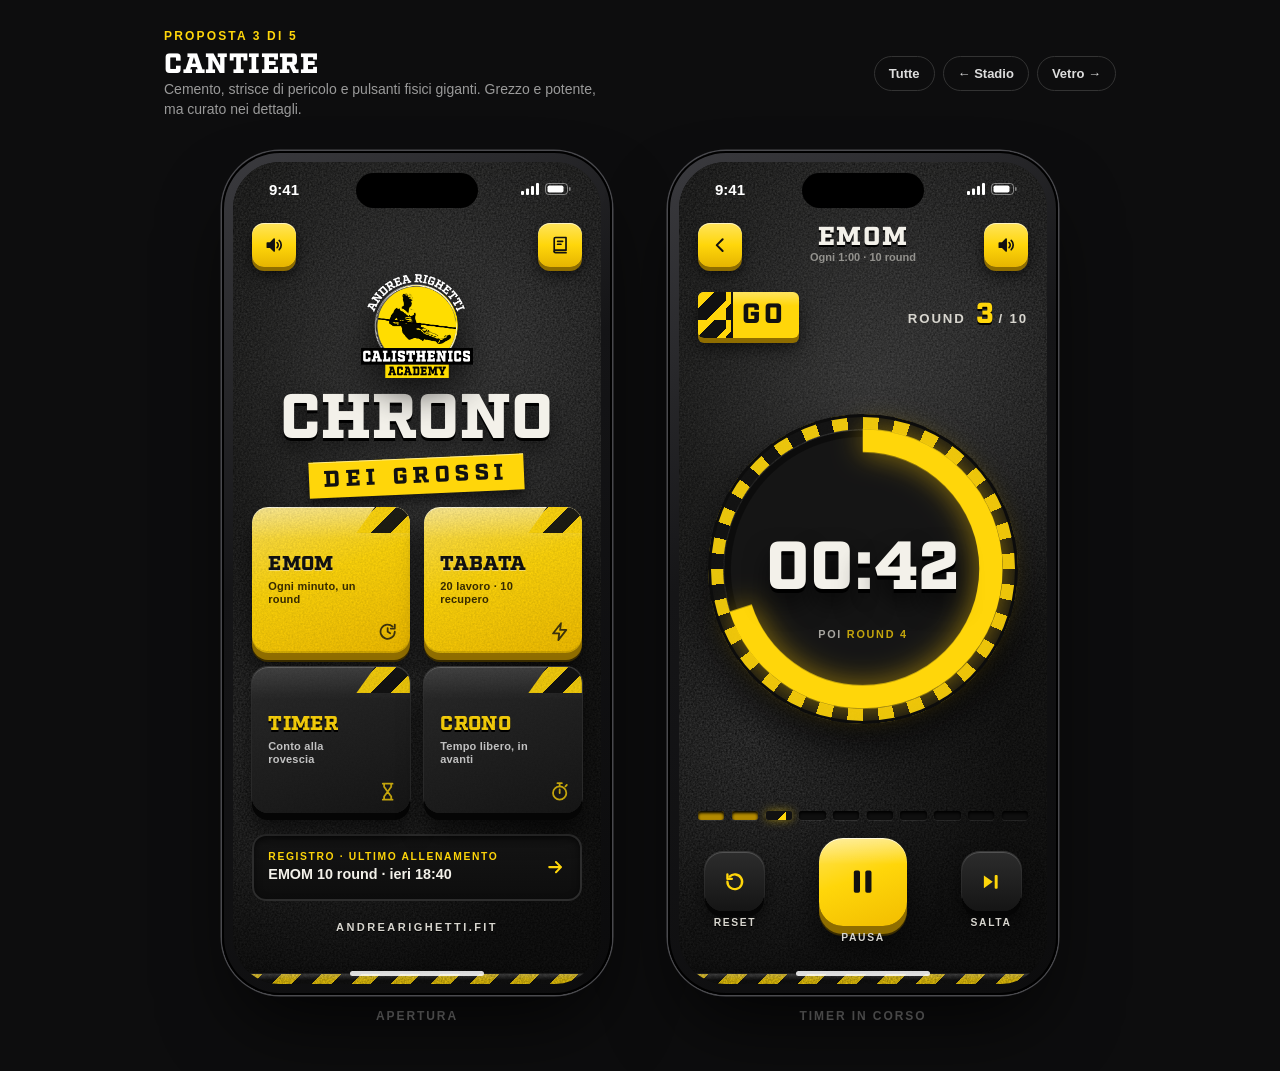
<file: 3-cantiere.html>
<!doctype html>
<html lang="it"><head><meta charset="utf-8">
<meta name="viewport" content="width=device-width, initial-scale=1, viewport-fit=cover">
<meta name="theme-color" content="#0a0a0a">
<title>Proposta 3 Cantiere</title>
<link rel="preload" href="Factoria-W00-Black.ttf" as="font" type="font/ttf" crossorigin>
<link rel="stylesheet" href="base.css">
<link rel="stylesheet" href="cantiere.css">
</head>
<body class="p-cantiere">
<header class="viewer-head"><div><h1><small>PROPOSTA 3 DI 5</small>CANTIERE</h1><p>Cemento, strisce di pericolo e pulsanti fisici giganti. Grezzo e potente, ma curato nei dettagli.</p></div>
<nav class="viewer-nav"><a href="index.html">Tutte</a><a href="2-stadio.html">← Stadio</a><a href="4-vetro.html">Vetro →</a></nav></header>
<main class="stage">
<div class="device-wrap"><div class="device"><div class="screen home"><div class="sbar"><span>9:41</span><span class="ic"><svg width="18" height="12" viewBox="0 0 18 12" fill="#fff"><rect x="0" y="8" width="3" height="4" rx="1"/><rect x="5" y="5.5" width="3" height="6.5" rx="1"/><rect x="10" y="3" width="3" height="9" rx="1"/><rect x="15" y="0" width="3" height="12" rx="1"/></svg><svg width="26" height="12" viewBox="0 0 26 12"><rect x=".5" y=".5" width="22" height="11" rx="3.2" fill="none" stroke="#fff" opacity=".45"/><rect x="2.5" y="2.5" width="16" height="7" rx="1.8" fill="#fff"/><rect x="24" y="4" width="1.6" height="4" rx=".8" fill="#fff" opacity=".45"/></svg></span></div><div class="island"></div><div class="homebar"></div>
  <div class="bg"></div><div class="fx"></div>
  <div class="deco d1"></div><div class="deco d2"></div><div class="deco d3"></div>
  <div class="ui">
    <header class="top"><button class="icon-btn" aria-label="Voce attiva"><svg viewBox="0 0 24 24" fill="none" stroke="currentColor" stroke-width="2" stroke-linecap="round" stroke-linejoin="round"><path d="M4 9.5v5h3.5L12 19V5L7.5 9.5z" fill="currentColor"/><path d="M15.5 9a4 4 0 0 1 0 6M18 6.5a7.5 7.5 0 0 1 0 11"/></svg></button><button class="icon-btn" aria-label="Registro"><svg viewBox="0 0 24 24" fill="none" stroke="currentColor" stroke-width="2" stroke-linecap="round" stroke-linejoin="round"><path d="M5 4.5A1.5 1.5 0 0 1 6.5 3H19v15H6.5A1.5 1.5 0 0 0 5 19.5z"/><path d="M5 19.5A1.5 1.5 0 0 0 6.5 21H19M9 7.5h6M9 11h4"/></svg></button></header>
    <section class="brand">
      <img class="logo" src="logo-dark-800.png" alt="Andrea Righetti Calisthenics Academy">
      <h2 class="title"><span class="t1">CHRONO</span><span class="t2">DEI GROSSI</span></h2>
    </section>
    <nav class="modes"><a class="mode m-emom" href="#"><span class="mode-idx">01</span><span class="mode-ico"><svg viewBox="0 0 24 24" fill="none" stroke="currentColor" stroke-width="2" stroke-linecap="round" stroke-linejoin="round"><path d="M20 12a8 8 0 1 1-2.4-5.7"/><path d="M20 4v4.5h-4.5"/><path d="M12 8v4l2.8 1.8"/></svg></span><span class="mode-name">EMOM</span><span class="mode-sub">Ogni minuto, un round</span><span class="mode-go"><svg viewBox="0 0 24 24" fill="none" stroke="currentColor" stroke-width="2.4" stroke-linecap="round" stroke-linejoin="round"><path d="M5 12h14M13 6l6 6-6 6"/></svg></span></a><a class="mode m-tabata" href="#"><span class="mode-idx">02</span><span class="mode-ico"><svg viewBox="0 0 24 24" fill="none" stroke="currentColor" stroke-width="2" stroke-linejoin="round"><path d="M13.5 2.5L4.5 14h7l-1 7.5 9-11.5h-7z"/></svg></span><span class="mode-name">TABATA</span><span class="mode-sub">20 lavoro · 10 recupero</span><span class="mode-go"><svg viewBox="0 0 24 24" fill="none" stroke="currentColor" stroke-width="2.4" stroke-linecap="round" stroke-linejoin="round"><path d="M5 12h14M13 6l6 6-6 6"/></svg></span></a><a class="mode m-timer" href="#"><span class="mode-idx">03</span><span class="mode-ico"><svg viewBox="0 0 24 24" fill="none" stroke="currentColor" stroke-width="2" stroke-linecap="round" stroke-linejoin="round"><path d="M6.5 3h11M6.5 21h11M8 3v3.5L12 12l-4 5.5V21M16 3v3.5L12 12l4 5.5V21"/></svg></span><span class="mode-name">TIMER</span><span class="mode-sub">Conto alla rovescia</span><span class="mode-go"><svg viewBox="0 0 24 24" fill="none" stroke="currentColor" stroke-width="2.4" stroke-linecap="round" stroke-linejoin="round"><path d="M5 12h14M13 6l6 6-6 6"/></svg></span></a><a class="mode m-crono" href="#"><span class="mode-idx">04</span><span class="mode-ico"><svg viewBox="0 0 24 24" fill="none" stroke="currentColor" stroke-width="2" stroke-linecap="round" stroke-linejoin="round"><circle cx="12" cy="13.5" r="7.5"/><path d="M12 13.5V9.5M9.5 2.5h5M12 2.5V6M18.5 6l1.5-1.5"/></svg></span><span class="mode-name">CRONO</span><span class="mode-sub">Tempo libero, in avanti</span><span class="mode-go"><svg viewBox="0 0 24 24" fill="none" stroke="currentColor" stroke-width="2.4" stroke-linecap="round" stroke-linejoin="round"><path d="M5 12h14M13 6l6 6-6 6"/></svg></span></a></nav>
    <a class="last" href="#"><span class="last-txt"><span class="last-k">Registro · ultimo allenamento</span><span class="last-v">EMOM 10 round · ieri 18:40</span></span><svg viewBox="0 0 24 24" fill="none" stroke="currentColor" stroke-width="2.4" stroke-linecap="round" stroke-linejoin="round"><path d="M5 12h14M13 6l6 6-6 6"/></svg></a>
    <footer class="foot"><a href="https://www.andrearighetti.fit/">ANDREARIGHETTI.FIT</a></footer>
  </div>
</div></div><div class="caption">Apertura</div></div>
<div class="device-wrap"><div class="device"><div class="screen run"><div class="sbar"><span>9:41</span><span class="ic"><svg width="18" height="12" viewBox="0 0 18 12" fill="#fff"><rect x="0" y="8" width="3" height="4" rx="1"/><rect x="5" y="5.5" width="3" height="6.5" rx="1"/><rect x="10" y="3" width="3" height="9" rx="1"/><rect x="15" y="0" width="3" height="12" rx="1"/></svg><svg width="26" height="12" viewBox="0 0 26 12"><rect x=".5" y=".5" width="22" height="11" rx="3.2" fill="none" stroke="#fff" opacity=".45"/><rect x="2.5" y="2.5" width="16" height="7" rx="1.8" fill="#fff"/><rect x="24" y="4" width="1.6" height="4" rx=".8" fill="#fff" opacity=".45"/></svg></span></div><div class="island"></div><div class="homebar"></div>
  <div class="bg"></div><div class="fx"></div>
  <div class="deco d1"></div><div class="deco d2"></div><div class="deco d3"></div>
  <div class="ui">
    <header class="top"><button class="icon-btn" aria-label="Indietro"><svg viewBox="0 0 24 24" fill="none" stroke="currentColor" stroke-width="2.4" stroke-linecap="round" stroke-linejoin="round"><path d="M15 5l-7 7 7 7"/></svg></button>
      <div class="run-title"><span class="run-mode">EMOM</span><span class="run-cfg">Ogni 1:00 · 10 round</span></div>
      <button class="icon-btn" aria-label="Voce attiva"><svg viewBox="0 0 24 24" fill="none" stroke="currentColor" stroke-width="2" stroke-linecap="round" stroke-linejoin="round"><path d="M4 9.5v5h3.5L12 19V5L7.5 9.5z" fill="currentColor"/><path d="M15.5 9a4 4 0 0 1 0 6M18 6.5a7.5 7.5 0 0 1 0 11"/></svg></button></header>
    <div class="phase-row"><span class="phase">GO</span><span class="round">ROUND<b>3</b>/ 10</span></div>
    <div class="clock"><div class="ring">
      <svg viewBox="0 0 200 200"><defs>
        <linearGradient id="gy" x1="0" y1="0" x2="1" y2="1"><stop offset="0" stop-color="#fff3a6"/><stop offset=".45" stop-color="#ffd60a"/><stop offset="1" stop-color="#ff9f00"/></linearGradient>
      </defs><g class="ticks"><line x1="100" y1="3" x2="100" y2="-1" transform="rotate(0 100 100)"/><line x1="100" y1="3" x2="100" y2="1" transform="rotate(6 100 100)"/><line x1="100" y1="3" x2="100" y2="1" transform="rotate(12 100 100)"/><line x1="100" y1="3" x2="100" y2="1" transform="rotate(18 100 100)"/><line x1="100" y1="3" x2="100" y2="1" transform="rotate(24 100 100)"/><line x1="100" y1="3" x2="100" y2="-1" transform="rotate(30 100 100)"/><line x1="100" y1="3" x2="100" y2="1" transform="rotate(36 100 100)"/><line x1="100" y1="3" x2="100" y2="1" transform="rotate(42 100 100)"/><line x1="100" y1="3" x2="100" y2="1" transform="rotate(48 100 100)"/><line x1="100" y1="3" x2="100" y2="1" transform="rotate(54 100 100)"/><line x1="100" y1="3" x2="100" y2="-1" transform="rotate(60 100 100)"/><line x1="100" y1="3" x2="100" y2="1" transform="rotate(66 100 100)"/><line x1="100" y1="3" x2="100" y2="1" transform="rotate(72 100 100)"/><line x1="100" y1="3" x2="100" y2="1" transform="rotate(78 100 100)"/><line x1="100" y1="3" x2="100" y2="1" transform="rotate(84 100 100)"/><line x1="100" y1="3" x2="100" y2="-1" transform="rotate(90 100 100)"/><line x1="100" y1="3" x2="100" y2="1" transform="rotate(96 100 100)"/><line x1="100" y1="3" x2="100" y2="1" transform="rotate(102 100 100)"/><line x1="100" y1="3" x2="100" y2="1" transform="rotate(108 100 100)"/><line x1="100" y1="3" x2="100" y2="1" transform="rotate(114 100 100)"/><line x1="100" y1="3" x2="100" y2="-1" transform="rotate(120 100 100)"/><line x1="100" y1="3" x2="100" y2="1" transform="rotate(126 100 100)"/><line x1="100" y1="3" x2="100" y2="1" transform="rotate(132 100 100)"/><line x1="100" y1="3" x2="100" y2="1" transform="rotate(138 100 100)"/><line x1="100" y1="3" x2="100" y2="1" transform="rotate(144 100 100)"/><line x1="100" y1="3" x2="100" y2="-1" transform="rotate(150 100 100)"/><line x1="100" y1="3" x2="100" y2="1" transform="rotate(156 100 100)"/><line x1="100" y1="3" x2="100" y2="1" transform="rotate(162 100 100)"/><line x1="100" y1="3" x2="100" y2="1" transform="rotate(168 100 100)"/><line x1="100" y1="3" x2="100" y2="1" transform="rotate(174 100 100)"/><line x1="100" y1="3" x2="100" y2="-1" transform="rotate(180 100 100)"/><line x1="100" y1="3" x2="100" y2="1" transform="rotate(186 100 100)"/><line x1="100" y1="3" x2="100" y2="1" transform="rotate(192 100 100)"/><line x1="100" y1="3" x2="100" y2="1" transform="rotate(198 100 100)"/><line x1="100" y1="3" x2="100" y2="1" transform="rotate(204 100 100)"/><line x1="100" y1="3" x2="100" y2="-1" transform="rotate(210 100 100)"/><line x1="100" y1="3" x2="100" y2="1" transform="rotate(216 100 100)"/><line x1="100" y1="3" x2="100" y2="1" transform="rotate(222 100 100)"/><line x1="100" y1="3" x2="100" y2="1" transform="rotate(228 100 100)"/><line x1="100" y1="3" x2="100" y2="1" transform="rotate(234 100 100)"/><line x1="100" y1="3" x2="100" y2="-1" transform="rotate(240 100 100)"/><line x1="100" y1="3" x2="100" y2="1" transform="rotate(246 100 100)"/><line x1="100" y1="3" x2="100" y2="1" transform="rotate(252 100 100)"/><line x1="100" y1="3" x2="100" y2="1" transform="rotate(258 100 100)"/><line x1="100" y1="3" x2="100" y2="1" transform="rotate(264 100 100)"/><line x1="100" y1="3" x2="100" y2="-1" transform="rotate(270 100 100)"/><line x1="100" y1="3" x2="100" y2="1" transform="rotate(276 100 100)"/><line x1="100" y1="3" x2="100" y2="1" transform="rotate(282 100 100)"/><line x1="100" y1="3" x2="100" y2="1" transform="rotate(288 100 100)"/><line x1="100" y1="3" x2="100" y2="1" transform="rotate(294 100 100)"/><line x1="100" y1="3" x2="100" y2="-1" transform="rotate(300 100 100)"/><line x1="100" y1="3" x2="100" y2="1" transform="rotate(306 100 100)"/><line x1="100" y1="3" x2="100" y2="1" transform="rotate(312 100 100)"/><line x1="100" y1="3" x2="100" y2="1" transform="rotate(318 100 100)"/><line x1="100" y1="3" x2="100" y2="1" transform="rotate(324 100 100)"/><line x1="100" y1="3" x2="100" y2="-1" transform="rotate(330 100 100)"/><line x1="100" y1="3" x2="100" y2="1" transform="rotate(336 100 100)"/><line x1="100" y1="3" x2="100" y2="1" transform="rotate(342 100 100)"/><line x1="100" y1="3" x2="100" y2="1" transform="rotate(348 100 100)"/><line x1="100" y1="3" x2="100" y2="1" transform="rotate(354 100 100)"/></g>
      <circle class="track" cx="100" cy="100" r="88"/>
      <circle class="prog" cx="100" cy="100" r="88" stroke-dasharray="552.92" stroke-dashoffset="165.9"/></svg>
      <div class="deco d4"></div>
      <div class="digits"><span class="ghost">88:88</span><span class="mm">00</span><span class="sep">:</span><span class="ss">42</span></div>
      <div class="clock-sub">POI <b>ROUND 4</b></div>
    </div></div>
    <div class="segments"><i class="done"></i><i class="done"></i><i class="on"></i><i class=""></i><i class=""></i><i class=""></i><i class=""></i><i class=""></i><i class=""></i><i class=""></i></div>
    <div class="controls">
      <button class="ctl ctl-reset"><span class="knob"><svg viewBox="0 0 24 24" fill="none" stroke="currentColor" stroke-width="2.4" stroke-linecap="round" stroke-linejoin="round"><path d="M4.5 12a7.5 7.5 0 1 0 2.2-5.3"/><path d="M4.5 4.5v4.5H9"/></svg></span><span>Reset</span></button>
      <button class="ctl ctl-main"><span class="knob"><svg viewBox="0 0 24 24" fill="currentColor"><rect x="6" y="4.5" width="4.2" height="15" rx="1.2"/><rect x="13.8" y="4.5" width="4.2" height="15" rx="1.2"/></svg></span><span>Pausa</span></button>
      <button class="ctl ctl-skip"><span class="knob"><svg viewBox="0 0 24 24" fill="currentColor"><path d="M5 5.5v13l9-6.5z"/><rect x="16" y="5" width="3" height="14" rx="1"/></svg></span><span>Salta</span></button>
    </div>
  </div>
</div></div><div class="caption">Timer in corso</div></div>
</main>
</body></html>
</file>
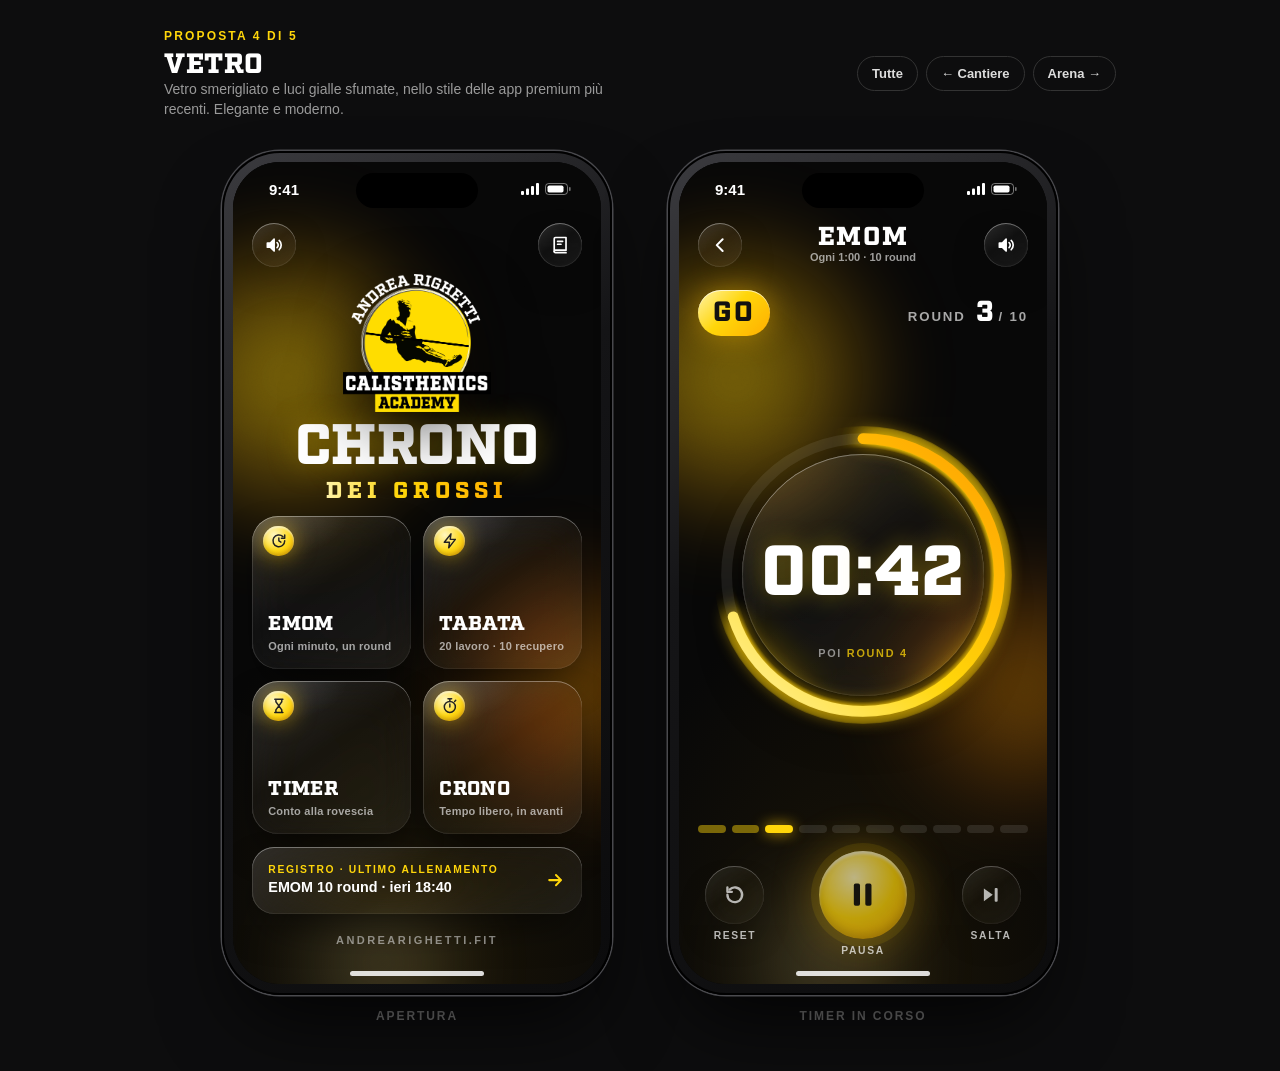
<file: 4-vetro.html>
<!doctype html>
<html lang="it"><head><meta charset="utf-8">
<meta name="viewport" content="width=device-width, initial-scale=1, viewport-fit=cover">
<meta name="theme-color" content="#0a0a0a">
<title>Proposta 4 Vetro</title>
<link rel="preload" href="Factoria-W00-Black.ttf" as="font" type="font/ttf" crossorigin>
<link rel="stylesheet" href="base.css">
<link rel="stylesheet" href="vetro.css">
</head>
<body class="p-vetro">
<header class="viewer-head"><div><h1><small>PROPOSTA 4 DI 5</small>VETRO</h1><p>Vetro smerigliato e luci gialle sfumate, nello stile delle app premium più recenti. Elegante e moderno.</p></div>
<nav class="viewer-nav"><a href="index.html">Tutte</a><a href="3-cantiere.html">← Cantiere</a><a href="5-arena.html">Arena →</a></nav></header>
<main class="stage">
<div class="device-wrap"><div class="device"><div class="screen home"><div class="sbar"><span>9:41</span><span class="ic"><svg width="18" height="12" viewBox="0 0 18 12" fill="#fff"><rect x="0" y="8" width="3" height="4" rx="1"/><rect x="5" y="5.5" width="3" height="6.5" rx="1"/><rect x="10" y="3" width="3" height="9" rx="1"/><rect x="15" y="0" width="3" height="12" rx="1"/></svg><svg width="26" height="12" viewBox="0 0 26 12"><rect x=".5" y=".5" width="22" height="11" rx="3.2" fill="none" stroke="#fff" opacity=".45"/><rect x="2.5" y="2.5" width="16" height="7" rx="1.8" fill="#fff"/><rect x="24" y="4" width="1.6" height="4" rx=".8" fill="#fff" opacity=".45"/></svg></span></div><div class="island"></div><div class="homebar"></div>
  <div class="bg"></div><div class="fx"></div>
  <div class="deco d1"></div><div class="deco d2"></div><div class="deco d3"></div>
  <div class="ui">
    <header class="top"><button class="icon-btn" aria-label="Voce attiva"><svg viewBox="0 0 24 24" fill="none" stroke="currentColor" stroke-width="2" stroke-linecap="round" stroke-linejoin="round"><path d="M4 9.5v5h3.5L12 19V5L7.5 9.5z" fill="currentColor"/><path d="M15.5 9a4 4 0 0 1 0 6M18 6.5a7.5 7.5 0 0 1 0 11"/></svg></button><button class="icon-btn" aria-label="Registro"><svg viewBox="0 0 24 24" fill="none" stroke="currentColor" stroke-width="2" stroke-linecap="round" stroke-linejoin="round"><path d="M5 4.5A1.5 1.5 0 0 1 6.5 3H19v15H6.5A1.5 1.5 0 0 0 5 19.5z"/><path d="M5 19.5A1.5 1.5 0 0 0 6.5 21H19M9 7.5h6M9 11h4"/></svg></button></header>
    <section class="brand">
      <img class="logo" src="logo-dark-800.png" alt="Andrea Righetti Calisthenics Academy">
      <h2 class="title"><span class="t1">CHRONO</span><span class="t2">DEI GROSSI</span></h2>
    </section>
    <nav class="modes"><a class="mode m-emom" href="#"><span class="mode-idx">01</span><span class="mode-ico"><svg viewBox="0 0 24 24" fill="none" stroke="currentColor" stroke-width="2" stroke-linecap="round" stroke-linejoin="round"><path d="M20 12a8 8 0 1 1-2.4-5.7"/><path d="M20 4v4.5h-4.5"/><path d="M12 8v4l2.8 1.8"/></svg></span><span class="mode-name">EMOM</span><span class="mode-sub">Ogni minuto, un round</span><span class="mode-go"><svg viewBox="0 0 24 24" fill="none" stroke="currentColor" stroke-width="2.4" stroke-linecap="round" stroke-linejoin="round"><path d="M5 12h14M13 6l6 6-6 6"/></svg></span></a><a class="mode m-tabata" href="#"><span class="mode-idx">02</span><span class="mode-ico"><svg viewBox="0 0 24 24" fill="none" stroke="currentColor" stroke-width="2" stroke-linejoin="round"><path d="M13.5 2.5L4.5 14h7l-1 7.5 9-11.5h-7z"/></svg></span><span class="mode-name">TABATA</span><span class="mode-sub">20 lavoro · 10 recupero</span><span class="mode-go"><svg viewBox="0 0 24 24" fill="none" stroke="currentColor" stroke-width="2.4" stroke-linecap="round" stroke-linejoin="round"><path d="M5 12h14M13 6l6 6-6 6"/></svg></span></a><a class="mode m-timer" href="#"><span class="mode-idx">03</span><span class="mode-ico"><svg viewBox="0 0 24 24" fill="none" stroke="currentColor" stroke-width="2" stroke-linecap="round" stroke-linejoin="round"><path d="M6.5 3h11M6.5 21h11M8 3v3.5L12 12l-4 5.5V21M16 3v3.5L12 12l4 5.5V21"/></svg></span><span class="mode-name">TIMER</span><span class="mode-sub">Conto alla rovescia</span><span class="mode-go"><svg viewBox="0 0 24 24" fill="none" stroke="currentColor" stroke-width="2.4" stroke-linecap="round" stroke-linejoin="round"><path d="M5 12h14M13 6l6 6-6 6"/></svg></span></a><a class="mode m-crono" href="#"><span class="mode-idx">04</span><span class="mode-ico"><svg viewBox="0 0 24 24" fill="none" stroke="currentColor" stroke-width="2" stroke-linecap="round" stroke-linejoin="round"><circle cx="12" cy="13.5" r="7.5"/><path d="M12 13.5V9.5M9.5 2.5h5M12 2.5V6M18.5 6l1.5-1.5"/></svg></span><span class="mode-name">CRONO</span><span class="mode-sub">Tempo libero, in avanti</span><span class="mode-go"><svg viewBox="0 0 24 24" fill="none" stroke="currentColor" stroke-width="2.4" stroke-linecap="round" stroke-linejoin="round"><path d="M5 12h14M13 6l6 6-6 6"/></svg></span></a></nav>
    <a class="last" href="#"><span class="last-txt"><span class="last-k">Registro · ultimo allenamento</span><span class="last-v">EMOM 10 round · ieri 18:40</span></span><svg viewBox="0 0 24 24" fill="none" stroke="currentColor" stroke-width="2.4" stroke-linecap="round" stroke-linejoin="round"><path d="M5 12h14M13 6l6 6-6 6"/></svg></a>
    <footer class="foot"><a href="https://www.andrearighetti.fit/">ANDREARIGHETTI.FIT</a></footer>
  </div>
</div></div><div class="caption">Apertura</div></div>
<div class="device-wrap"><div class="device"><div class="screen run"><div class="sbar"><span>9:41</span><span class="ic"><svg width="18" height="12" viewBox="0 0 18 12" fill="#fff"><rect x="0" y="8" width="3" height="4" rx="1"/><rect x="5" y="5.5" width="3" height="6.5" rx="1"/><rect x="10" y="3" width="3" height="9" rx="1"/><rect x="15" y="0" width="3" height="12" rx="1"/></svg><svg width="26" height="12" viewBox="0 0 26 12"><rect x=".5" y=".5" width="22" height="11" rx="3.2" fill="none" stroke="#fff" opacity=".45"/><rect x="2.5" y="2.5" width="16" height="7" rx="1.8" fill="#fff"/><rect x="24" y="4" width="1.6" height="4" rx=".8" fill="#fff" opacity=".45"/></svg></span></div><div class="island"></div><div class="homebar"></div>
  <div class="bg"></div><div class="fx"></div>
  <div class="deco d1"></div><div class="deco d2"></div><div class="deco d3"></div>
  <div class="ui">
    <header class="top"><button class="icon-btn" aria-label="Indietro"><svg viewBox="0 0 24 24" fill="none" stroke="currentColor" stroke-width="2.4" stroke-linecap="round" stroke-linejoin="round"><path d="M15 5l-7 7 7 7"/></svg></button>
      <div class="run-title"><span class="run-mode">EMOM</span><span class="run-cfg">Ogni 1:00 · 10 round</span></div>
      <button class="icon-btn" aria-label="Voce attiva"><svg viewBox="0 0 24 24" fill="none" stroke="currentColor" stroke-width="2" stroke-linecap="round" stroke-linejoin="round"><path d="M4 9.5v5h3.5L12 19V5L7.5 9.5z" fill="currentColor"/><path d="M15.5 9a4 4 0 0 1 0 6M18 6.5a7.5 7.5 0 0 1 0 11"/></svg></button></header>
    <div class="phase-row"><span class="phase">GO</span><span class="round">ROUND<b>3</b>/ 10</span></div>
    <div class="clock"><div class="ring">
      <svg viewBox="0 0 200 200"><defs>
        <linearGradient id="gy" x1="0" y1="0" x2="1" y2="1"><stop offset="0" stop-color="#fff3a6"/><stop offset=".45" stop-color="#ffd60a"/><stop offset="1" stop-color="#ff9f00"/></linearGradient>
      </defs><g class="ticks"><line x1="100" y1="3" x2="100" y2="-1" transform="rotate(0 100 100)"/><line x1="100" y1="3" x2="100" y2="1" transform="rotate(6 100 100)"/><line x1="100" y1="3" x2="100" y2="1" transform="rotate(12 100 100)"/><line x1="100" y1="3" x2="100" y2="1" transform="rotate(18 100 100)"/><line x1="100" y1="3" x2="100" y2="1" transform="rotate(24 100 100)"/><line x1="100" y1="3" x2="100" y2="-1" transform="rotate(30 100 100)"/><line x1="100" y1="3" x2="100" y2="1" transform="rotate(36 100 100)"/><line x1="100" y1="3" x2="100" y2="1" transform="rotate(42 100 100)"/><line x1="100" y1="3" x2="100" y2="1" transform="rotate(48 100 100)"/><line x1="100" y1="3" x2="100" y2="1" transform="rotate(54 100 100)"/><line x1="100" y1="3" x2="100" y2="-1" transform="rotate(60 100 100)"/><line x1="100" y1="3" x2="100" y2="1" transform="rotate(66 100 100)"/><line x1="100" y1="3" x2="100" y2="1" transform="rotate(72 100 100)"/><line x1="100" y1="3" x2="100" y2="1" transform="rotate(78 100 100)"/><line x1="100" y1="3" x2="100" y2="1" transform="rotate(84 100 100)"/><line x1="100" y1="3" x2="100" y2="-1" transform="rotate(90 100 100)"/><line x1="100" y1="3" x2="100" y2="1" transform="rotate(96 100 100)"/><line x1="100" y1="3" x2="100" y2="1" transform="rotate(102 100 100)"/><line x1="100" y1="3" x2="100" y2="1" transform="rotate(108 100 100)"/><line x1="100" y1="3" x2="100" y2="1" transform="rotate(114 100 100)"/><line x1="100" y1="3" x2="100" y2="-1" transform="rotate(120 100 100)"/><line x1="100" y1="3" x2="100" y2="1" transform="rotate(126 100 100)"/><line x1="100" y1="3" x2="100" y2="1" transform="rotate(132 100 100)"/><line x1="100" y1="3" x2="100" y2="1" transform="rotate(138 100 100)"/><line x1="100" y1="3" x2="100" y2="1" transform="rotate(144 100 100)"/><line x1="100" y1="3" x2="100" y2="-1" transform="rotate(150 100 100)"/><line x1="100" y1="3" x2="100" y2="1" transform="rotate(156 100 100)"/><line x1="100" y1="3" x2="100" y2="1" transform="rotate(162 100 100)"/><line x1="100" y1="3" x2="100" y2="1" transform="rotate(168 100 100)"/><line x1="100" y1="3" x2="100" y2="1" transform="rotate(174 100 100)"/><line x1="100" y1="3" x2="100" y2="-1" transform="rotate(180 100 100)"/><line x1="100" y1="3" x2="100" y2="1" transform="rotate(186 100 100)"/><line x1="100" y1="3" x2="100" y2="1" transform="rotate(192 100 100)"/><line x1="100" y1="3" x2="100" y2="1" transform="rotate(198 100 100)"/><line x1="100" y1="3" x2="100" y2="1" transform="rotate(204 100 100)"/><line x1="100" y1="3" x2="100" y2="-1" transform="rotate(210 100 100)"/><line x1="100" y1="3" x2="100" y2="1" transform="rotate(216 100 100)"/><line x1="100" y1="3" x2="100" y2="1" transform="rotate(222 100 100)"/><line x1="100" y1="3" x2="100" y2="1" transform="rotate(228 100 100)"/><line x1="100" y1="3" x2="100" y2="1" transform="rotate(234 100 100)"/><line x1="100" y1="3" x2="100" y2="-1" transform="rotate(240 100 100)"/><line x1="100" y1="3" x2="100" y2="1" transform="rotate(246 100 100)"/><line x1="100" y1="3" x2="100" y2="1" transform="rotate(252 100 100)"/><line x1="100" y1="3" x2="100" y2="1" transform="rotate(258 100 100)"/><line x1="100" y1="3" x2="100" y2="1" transform="rotate(264 100 100)"/><line x1="100" y1="3" x2="100" y2="-1" transform="rotate(270 100 100)"/><line x1="100" y1="3" x2="100" y2="1" transform="rotate(276 100 100)"/><line x1="100" y1="3" x2="100" y2="1" transform="rotate(282 100 100)"/><line x1="100" y1="3" x2="100" y2="1" transform="rotate(288 100 100)"/><line x1="100" y1="3" x2="100" y2="1" transform="rotate(294 100 100)"/><line x1="100" y1="3" x2="100" y2="-1" transform="rotate(300 100 100)"/><line x1="100" y1="3" x2="100" y2="1" transform="rotate(306 100 100)"/><line x1="100" y1="3" x2="100" y2="1" transform="rotate(312 100 100)"/><line x1="100" y1="3" x2="100" y2="1" transform="rotate(318 100 100)"/><line x1="100" y1="3" x2="100" y2="1" transform="rotate(324 100 100)"/><line x1="100" y1="3" x2="100" y2="-1" transform="rotate(330 100 100)"/><line x1="100" y1="3" x2="100" y2="1" transform="rotate(336 100 100)"/><line x1="100" y1="3" x2="100" y2="1" transform="rotate(342 100 100)"/><line x1="100" y1="3" x2="100" y2="1" transform="rotate(348 100 100)"/><line x1="100" y1="3" x2="100" y2="1" transform="rotate(354 100 100)"/></g>
      <circle class="track" cx="100" cy="100" r="88"/>
      <circle class="prog" cx="100" cy="100" r="88" stroke-dasharray="552.92" stroke-dashoffset="165.9"/></svg>
      <div class="deco d4"></div>
      <div class="digits"><span class="ghost">88:88</span><span class="mm">00</span><span class="sep">:</span><span class="ss">42</span></div>
      <div class="clock-sub">POI <b>ROUND 4</b></div>
    </div></div>
    <div class="segments"><i class="done"></i><i class="done"></i><i class="on"></i><i class=""></i><i class=""></i><i class=""></i><i class=""></i><i class=""></i><i class=""></i><i class=""></i></div>
    <div class="controls">
      <button class="ctl ctl-reset"><span class="knob"><svg viewBox="0 0 24 24" fill="none" stroke="currentColor" stroke-width="2.4" stroke-linecap="round" stroke-linejoin="round"><path d="M4.5 12a7.5 7.5 0 1 0 2.2-5.3"/><path d="M4.5 4.5v4.5H9"/></svg></span><span>Reset</span></button>
      <button class="ctl ctl-main"><span class="knob"><svg viewBox="0 0 24 24" fill="currentColor"><rect x="6" y="4.5" width="4.2" height="15" rx="1.2"/><rect x="13.8" y="4.5" width="4.2" height="15" rx="1.2"/></svg></span><span>Pausa</span></button>
      <button class="ctl ctl-skip"><span class="knob"><svg viewBox="0 0 24 24" fill="currentColor"><path d="M5 5.5v13l9-6.5z"/><rect x="16" y="5" width="3" height="14" rx="1"/></svg></span><span>Salta</span></button>
    </div>
  </div>
</div></div><div class="caption">Timer in corso</div></div>
</main>
</body></html>
</file>
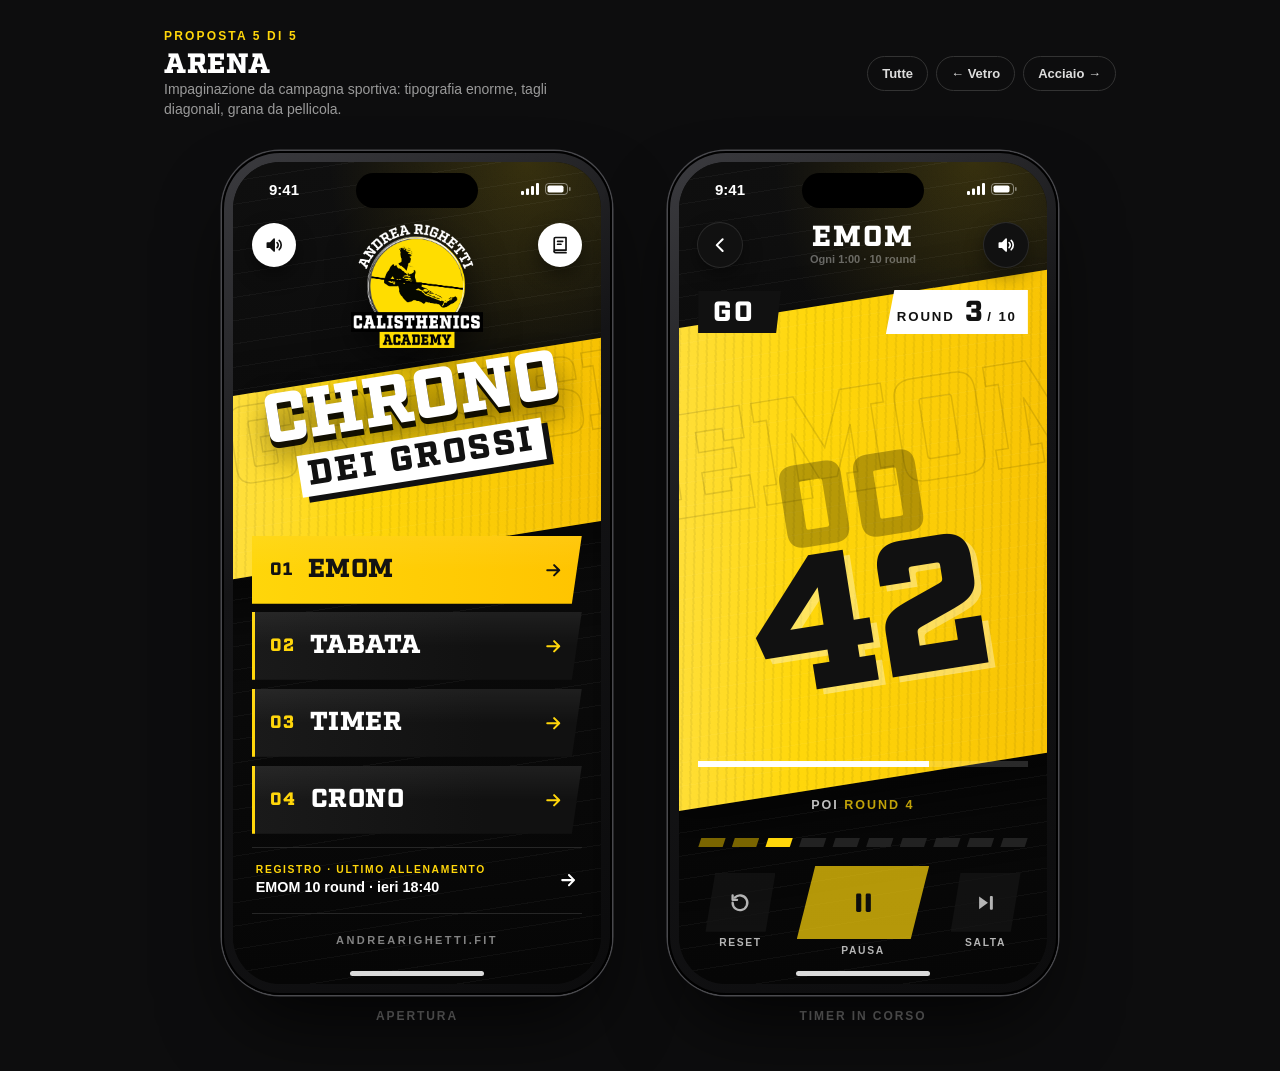
<file: 5-arena.html>
<!doctype html>
<html lang="it"><head><meta charset="utf-8">
<meta name="viewport" content="width=device-width, initial-scale=1, viewport-fit=cover">
<meta name="theme-color" content="#0a0a0a">
<title>Proposta 5 Arena</title>
<link rel="preload" href="Factoria-W00-Black.ttf" as="font" type="font/ttf" crossorigin>
<link rel="stylesheet" href="base.css">
<link rel="stylesheet" href="arena.css">
</head>
<body class="p-arena">
<header class="viewer-head"><div><h1><small>PROPOSTA 5 DI 5</small>ARENA</h1><p>Impaginazione da campagna sportiva: tipografia enorme, tagli diagonali, grana da pellicola.</p></div>
<nav class="viewer-nav"><a href="index.html">Tutte</a><a href="4-vetro.html">← Vetro</a><a href="1-acciaio.html">Acciaio →</a></nav></header>
<main class="stage">
<div class="device-wrap"><div class="device"><div class="screen home"><div class="sbar"><span>9:41</span><span class="ic"><svg width="18" height="12" viewBox="0 0 18 12" fill="#fff"><rect x="0" y="8" width="3" height="4" rx="1"/><rect x="5" y="5.5" width="3" height="6.5" rx="1"/><rect x="10" y="3" width="3" height="9" rx="1"/><rect x="15" y="0" width="3" height="12" rx="1"/></svg><svg width="26" height="12" viewBox="0 0 26 12"><rect x=".5" y=".5" width="22" height="11" rx="3.2" fill="none" stroke="#fff" opacity=".45"/><rect x="2.5" y="2.5" width="16" height="7" rx="1.8" fill="#fff"/><rect x="24" y="4" width="1.6" height="4" rx=".8" fill="#fff" opacity=".45"/></svg></span></div><div class="island"></div><div class="homebar"></div>
  <div class="bg"></div><div class="fx"></div>
  <div class="deco d1"></div><div class="deco d2"></div><div class="deco d3"></div>
  <div class="ui">
    <header class="top"><button class="icon-btn" aria-label="Voce attiva"><svg viewBox="0 0 24 24" fill="none" stroke="currentColor" stroke-width="2" stroke-linecap="round" stroke-linejoin="round"><path d="M4 9.5v5h3.5L12 19V5L7.5 9.5z" fill="currentColor"/><path d="M15.5 9a4 4 0 0 1 0 6M18 6.5a7.5 7.5 0 0 1 0 11"/></svg></button><button class="icon-btn" aria-label="Registro"><svg viewBox="0 0 24 24" fill="none" stroke="currentColor" stroke-width="2" stroke-linecap="round" stroke-linejoin="round"><path d="M5 4.5A1.5 1.5 0 0 1 6.5 3H19v15H6.5A1.5 1.5 0 0 0 5 19.5z"/><path d="M5 19.5A1.5 1.5 0 0 0 6.5 21H19M9 7.5h6M9 11h4"/></svg></button></header>
    <section class="brand">
      <img class="logo" src="logo-dark-800.png" alt="Andrea Righetti Calisthenics Academy">
      <h2 class="title"><span class="t1">CHRONO</span><span class="t2">DEI GROSSI</span></h2>
    </section>
    <nav class="modes"><a class="mode m-emom" href="#"><span class="mode-idx">01</span><span class="mode-ico"><svg viewBox="0 0 24 24" fill="none" stroke="currentColor" stroke-width="2" stroke-linecap="round" stroke-linejoin="round"><path d="M20 12a8 8 0 1 1-2.4-5.7"/><path d="M20 4v4.5h-4.5"/><path d="M12 8v4l2.8 1.8"/></svg></span><span class="mode-name">EMOM</span><span class="mode-sub">Ogni minuto, un round</span><span class="mode-go"><svg viewBox="0 0 24 24" fill="none" stroke="currentColor" stroke-width="2.4" stroke-linecap="round" stroke-linejoin="round"><path d="M5 12h14M13 6l6 6-6 6"/></svg></span></a><a class="mode m-tabata" href="#"><span class="mode-idx">02</span><span class="mode-ico"><svg viewBox="0 0 24 24" fill="none" stroke="currentColor" stroke-width="2" stroke-linejoin="round"><path d="M13.5 2.5L4.5 14h7l-1 7.5 9-11.5h-7z"/></svg></span><span class="mode-name">TABATA</span><span class="mode-sub">20 lavoro · 10 recupero</span><span class="mode-go"><svg viewBox="0 0 24 24" fill="none" stroke="currentColor" stroke-width="2.4" stroke-linecap="round" stroke-linejoin="round"><path d="M5 12h14M13 6l6 6-6 6"/></svg></span></a><a class="mode m-timer" href="#"><span class="mode-idx">03</span><span class="mode-ico"><svg viewBox="0 0 24 24" fill="none" stroke="currentColor" stroke-width="2" stroke-linecap="round" stroke-linejoin="round"><path d="M6.5 3h11M6.5 21h11M8 3v3.5L12 12l-4 5.5V21M16 3v3.5L12 12l4 5.5V21"/></svg></span><span class="mode-name">TIMER</span><span class="mode-sub">Conto alla rovescia</span><span class="mode-go"><svg viewBox="0 0 24 24" fill="none" stroke="currentColor" stroke-width="2.4" stroke-linecap="round" stroke-linejoin="round"><path d="M5 12h14M13 6l6 6-6 6"/></svg></span></a><a class="mode m-crono" href="#"><span class="mode-idx">04</span><span class="mode-ico"><svg viewBox="0 0 24 24" fill="none" stroke="currentColor" stroke-width="2" stroke-linecap="round" stroke-linejoin="round"><circle cx="12" cy="13.5" r="7.5"/><path d="M12 13.5V9.5M9.5 2.5h5M12 2.5V6M18.5 6l1.5-1.5"/></svg></span><span class="mode-name">CRONO</span><span class="mode-sub">Tempo libero, in avanti</span><span class="mode-go"><svg viewBox="0 0 24 24" fill="none" stroke="currentColor" stroke-width="2.4" stroke-linecap="round" stroke-linejoin="round"><path d="M5 12h14M13 6l6 6-6 6"/></svg></span></a></nav>
    <a class="last" href="#"><span class="last-txt"><span class="last-k">Registro · ultimo allenamento</span><span class="last-v">EMOM 10 round · ieri 18:40</span></span><svg viewBox="0 0 24 24" fill="none" stroke="currentColor" stroke-width="2.4" stroke-linecap="round" stroke-linejoin="round"><path d="M5 12h14M13 6l6 6-6 6"/></svg></a>
    <footer class="foot"><a href="https://www.andrearighetti.fit/">ANDREARIGHETTI.FIT</a></footer>
  </div>
</div></div><div class="caption">Apertura</div></div>
<div class="device-wrap"><div class="device"><div class="screen run"><div class="sbar"><span>9:41</span><span class="ic"><svg width="18" height="12" viewBox="0 0 18 12" fill="#fff"><rect x="0" y="8" width="3" height="4" rx="1"/><rect x="5" y="5.5" width="3" height="6.5" rx="1"/><rect x="10" y="3" width="3" height="9" rx="1"/><rect x="15" y="0" width="3" height="12" rx="1"/></svg><svg width="26" height="12" viewBox="0 0 26 12"><rect x=".5" y=".5" width="22" height="11" rx="3.2" fill="none" stroke="#fff" opacity=".45"/><rect x="2.5" y="2.5" width="16" height="7" rx="1.8" fill="#fff"/><rect x="24" y="4" width="1.6" height="4" rx=".8" fill="#fff" opacity=".45"/></svg></span></div><div class="island"></div><div class="homebar"></div>
  <div class="bg"></div><div class="fx"></div>
  <div class="deco d1"></div><div class="deco d2"></div><div class="deco d3"></div>
  <div class="ui">
    <header class="top"><button class="icon-btn" aria-label="Indietro"><svg viewBox="0 0 24 24" fill="none" stroke="currentColor" stroke-width="2.4" stroke-linecap="round" stroke-linejoin="round"><path d="M15 5l-7 7 7 7"/></svg></button>
      <div class="run-title"><span class="run-mode">EMOM</span><span class="run-cfg">Ogni 1:00 · 10 round</span></div>
      <button class="icon-btn" aria-label="Voce attiva"><svg viewBox="0 0 24 24" fill="none" stroke="currentColor" stroke-width="2" stroke-linecap="round" stroke-linejoin="round"><path d="M4 9.5v5h3.5L12 19V5L7.5 9.5z" fill="currentColor"/><path d="M15.5 9a4 4 0 0 1 0 6M18 6.5a7.5 7.5 0 0 1 0 11"/></svg></button></header>
    <div class="phase-row"><span class="phase">GO</span><span class="round">ROUND<b>3</b>/ 10</span></div>
    <div class="clock"><div class="ring">
      <svg viewBox="0 0 200 200"><defs>
        <linearGradient id="gy" x1="0" y1="0" x2="1" y2="1"><stop offset="0" stop-color="#fff3a6"/><stop offset=".45" stop-color="#ffd60a"/><stop offset="1" stop-color="#ff9f00"/></linearGradient>
      </defs><g class="ticks"><line x1="100" y1="3" x2="100" y2="-1" transform="rotate(0 100 100)"/><line x1="100" y1="3" x2="100" y2="1" transform="rotate(6 100 100)"/><line x1="100" y1="3" x2="100" y2="1" transform="rotate(12 100 100)"/><line x1="100" y1="3" x2="100" y2="1" transform="rotate(18 100 100)"/><line x1="100" y1="3" x2="100" y2="1" transform="rotate(24 100 100)"/><line x1="100" y1="3" x2="100" y2="-1" transform="rotate(30 100 100)"/><line x1="100" y1="3" x2="100" y2="1" transform="rotate(36 100 100)"/><line x1="100" y1="3" x2="100" y2="1" transform="rotate(42 100 100)"/><line x1="100" y1="3" x2="100" y2="1" transform="rotate(48 100 100)"/><line x1="100" y1="3" x2="100" y2="1" transform="rotate(54 100 100)"/><line x1="100" y1="3" x2="100" y2="-1" transform="rotate(60 100 100)"/><line x1="100" y1="3" x2="100" y2="1" transform="rotate(66 100 100)"/><line x1="100" y1="3" x2="100" y2="1" transform="rotate(72 100 100)"/><line x1="100" y1="3" x2="100" y2="1" transform="rotate(78 100 100)"/><line x1="100" y1="3" x2="100" y2="1" transform="rotate(84 100 100)"/><line x1="100" y1="3" x2="100" y2="-1" transform="rotate(90 100 100)"/><line x1="100" y1="3" x2="100" y2="1" transform="rotate(96 100 100)"/><line x1="100" y1="3" x2="100" y2="1" transform="rotate(102 100 100)"/><line x1="100" y1="3" x2="100" y2="1" transform="rotate(108 100 100)"/><line x1="100" y1="3" x2="100" y2="1" transform="rotate(114 100 100)"/><line x1="100" y1="3" x2="100" y2="-1" transform="rotate(120 100 100)"/><line x1="100" y1="3" x2="100" y2="1" transform="rotate(126 100 100)"/><line x1="100" y1="3" x2="100" y2="1" transform="rotate(132 100 100)"/><line x1="100" y1="3" x2="100" y2="1" transform="rotate(138 100 100)"/><line x1="100" y1="3" x2="100" y2="1" transform="rotate(144 100 100)"/><line x1="100" y1="3" x2="100" y2="-1" transform="rotate(150 100 100)"/><line x1="100" y1="3" x2="100" y2="1" transform="rotate(156 100 100)"/><line x1="100" y1="3" x2="100" y2="1" transform="rotate(162 100 100)"/><line x1="100" y1="3" x2="100" y2="1" transform="rotate(168 100 100)"/><line x1="100" y1="3" x2="100" y2="1" transform="rotate(174 100 100)"/><line x1="100" y1="3" x2="100" y2="-1" transform="rotate(180 100 100)"/><line x1="100" y1="3" x2="100" y2="1" transform="rotate(186 100 100)"/><line x1="100" y1="3" x2="100" y2="1" transform="rotate(192 100 100)"/><line x1="100" y1="3" x2="100" y2="1" transform="rotate(198 100 100)"/><line x1="100" y1="3" x2="100" y2="1" transform="rotate(204 100 100)"/><line x1="100" y1="3" x2="100" y2="-1" transform="rotate(210 100 100)"/><line x1="100" y1="3" x2="100" y2="1" transform="rotate(216 100 100)"/><line x1="100" y1="3" x2="100" y2="1" transform="rotate(222 100 100)"/><line x1="100" y1="3" x2="100" y2="1" transform="rotate(228 100 100)"/><line x1="100" y1="3" x2="100" y2="1" transform="rotate(234 100 100)"/><line x1="100" y1="3" x2="100" y2="-1" transform="rotate(240 100 100)"/><line x1="100" y1="3" x2="100" y2="1" transform="rotate(246 100 100)"/><line x1="100" y1="3" x2="100" y2="1" transform="rotate(252 100 100)"/><line x1="100" y1="3" x2="100" y2="1" transform="rotate(258 100 100)"/><line x1="100" y1="3" x2="100" y2="1" transform="rotate(264 100 100)"/><line x1="100" y1="3" x2="100" y2="-1" transform="rotate(270 100 100)"/><line x1="100" y1="3" x2="100" y2="1" transform="rotate(276 100 100)"/><line x1="100" y1="3" x2="100" y2="1" transform="rotate(282 100 100)"/><line x1="100" y1="3" x2="100" y2="1" transform="rotate(288 100 100)"/><line x1="100" y1="3" x2="100" y2="1" transform="rotate(294 100 100)"/><line x1="100" y1="3" x2="100" y2="-1" transform="rotate(300 100 100)"/><line x1="100" y1="3" x2="100" y2="1" transform="rotate(306 100 100)"/><line x1="100" y1="3" x2="100" y2="1" transform="rotate(312 100 100)"/><line x1="100" y1="3" x2="100" y2="1" transform="rotate(318 100 100)"/><line x1="100" y1="3" x2="100" y2="1" transform="rotate(324 100 100)"/><line x1="100" y1="3" x2="100" y2="-1" transform="rotate(330 100 100)"/><line x1="100" y1="3" x2="100" y2="1" transform="rotate(336 100 100)"/><line x1="100" y1="3" x2="100" y2="1" transform="rotate(342 100 100)"/><line x1="100" y1="3" x2="100" y2="1" transform="rotate(348 100 100)"/><line x1="100" y1="3" x2="100" y2="1" transform="rotate(354 100 100)"/></g>
      <circle class="track" cx="100" cy="100" r="88"/>
      <circle class="prog" cx="100" cy="100" r="88" stroke-dasharray="552.92" stroke-dashoffset="165.9"/></svg>
      <div class="deco d4"></div>
      <div class="digits"><span class="ghost">88:88</span><span class="mm">00</span><span class="sep">:</span><span class="ss">42</span></div>
      <div class="clock-sub">POI <b>ROUND 4</b></div>
    </div></div>
    <div class="segments"><i class="done"></i><i class="done"></i><i class="on"></i><i class=""></i><i class=""></i><i class=""></i><i class=""></i><i class=""></i><i class=""></i><i class=""></i></div>
    <div class="controls">
      <button class="ctl ctl-reset"><span class="knob"><svg viewBox="0 0 24 24" fill="none" stroke="currentColor" stroke-width="2.4" stroke-linecap="round" stroke-linejoin="round"><path d="M4.5 12a7.5 7.5 0 1 0 2.2-5.3"/><path d="M4.5 4.5v4.5H9"/></svg></span><span>Reset</span></button>
      <button class="ctl ctl-main"><span class="knob"><svg viewBox="0 0 24 24" fill="currentColor"><rect x="6" y="4.5" width="4.2" height="15" rx="1.2"/><rect x="13.8" y="4.5" width="4.2" height="15" rx="1.2"/></svg></span><span>Pausa</span></button>
      <button class="ctl ctl-skip"><span class="knob"><svg viewBox="0 0 24 24" fill="currentColor"><path d="M5 5.5v13l9-6.5z"/><rect x="16" y="5" width="3" height="14" rx="1"/></svg></span><span>Salta</span></button>
    </div>
  </div>
</div></div><div class="caption">Timer in corso</div></div>
</main>
</body></html>
</file>
<file: base.css>
/* Base comune alle 5 proposte: visore (cornici telefono) + struttura fluida delle schermate */
@font-face {
  font-family: "Factoria";
  src: url("Factoria-W00-Black.ttf") format("truetype");
  font-display: block;
}

:root {
  --y: #ffd60a;
  --y2: #ffb800;
  --k: #0a0a0a;
  --sans: -apple-system, BlinkMacSystemFont, "SF Pro Text", Roboto, "Segoe UI", sans-serif;
  --sat: 54px;              /* spazio sicuro in alto (desktop: finta isola) */
  --sab: 28px;              /* spazio sicuro in basso (desktop: barra home) */
  --gut: 5.2cqw;            /* margine laterale */
}

* { box-sizing: border-box; margin: 0; padding: 0; }
html, body { height: 100%; }
body {
  background: #0d0d0e;
  color: #fff;
  font-family: var(--sans);
  -webkit-font-smoothing: antialiased;
  -webkit-tap-highlight-color: transparent;
}
a { color: inherit; text-decoration: none; }
button { font: inherit; color: inherit; background: none; border: 0; cursor: pointer; }
svg { display: block; }

/* ---------- Visore ---------- */
.viewer-head {
  display: flex; align-items: center; justify-content: space-between; gap: 16px;
  max-width: 1000px; margin: 0 auto; padding: 28px 24px 8px;
}
.viewer-head h1 { font: 400 28px/1 "Factoria", serif; letter-spacing: .02em; }
.viewer-head h1 small { display: block; font: 600 12px/1.4 var(--sans); letter-spacing: .18em; color: var(--y); margin-bottom: 6px; }
.viewer-head p { font-size: 14px; color: #9a9a9a; max-width: 440px; line-height: 1.45; }
.viewer-nav { display: flex; gap: 8px; }
.viewer-nav a {
  font: 600 13px var(--sans); padding: 9px 14px; border-radius: 999px;
  border: 1px solid #333; color: #ddd;
}
.viewer-nav a:hover { border-color: var(--y); color: var(--y); }

.stage {
  display: flex; gap: 56px; justify-content: center; align-items: flex-start;
  padding: 24px 24px 48px;
}
.device-wrap { display: flex; flex-direction: column; align-items: center; gap: 14px; }
.caption { font: 600 12px var(--sans); letter-spacing: .16em; color: #777; text-transform: uppercase; }

.device {
  position: relative; width: 390px; height: 844px; border-radius: 58px; padding: 11px;
  background: linear-gradient(145deg, #3b3b3f, #151517 40%, #0c0c0d);
  box-shadow: 0 0 0 1.5px #4a4a4e, 0 40px 80px -20px rgba(0,0,0,.8), inset 0 0 0 2px #000;
}
.screen {
  position: relative; width: 100%; height: 100%; border-radius: 47px; overflow: hidden;
  container-type: size; isolation: isolate; background: var(--k);
}

/* finta barra di stato / isola / barra home (solo nel visore desktop) */
.sbar {
  position: absolute; z-index: 50; top: 0; left: 0; right: 0; height: 50px;
  display: flex; justify-content: space-between; align-items: center; padding: 4px 30px 0 36px;
  font: 600 15px var(--sans); pointer-events: none;
}
.sbar .ic { display: flex; gap: 6px; align-items: center; }
.island {
  position: absolute; z-index: 51; top: 11px; left: 50%; translate: -50% 0;
  width: 122px; height: 35px; border-radius: 20px; background: #000;
}
.homebar {
  position: absolute; z-index: 51; bottom: 8px; left: 50%; translate: -50% 0;
  width: 134px; height: 5px; border-radius: 3px; background: rgba(255,255,255,.85);
}

/* Sul telefono vero: schermate a tutto schermo, scorrimento orizzontale tra Home e Timer */
@media (max-width: 600px) {
  :root {
    --sat: calc(env(safe-area-inset-top, 0px) + 12px);
    --sab: calc(env(safe-area-inset-bottom, 0px) + 12px);
  }
  body { overflow: hidden; }
  .viewer-head, .caption, .sbar, .island, .homebar { display: none; }
  .stage {
    height: 100dvh; padding: 0; gap: 0; justify-content: flex-start; align-items: stretch;
    overflow-x: auto; overflow-y: hidden; scroll-snap-type: x mandatory; scrollbar-width: none;
  }
  .stage::-webkit-scrollbar { display: none; }
  .device-wrap { flex: 0 0 100vw; scroll-snap-align: start; }
  .device { width: 100vw; height: 100dvh; border-radius: 0; padding: 0; background: none; box-shadow: none; }
  .screen { border-radius: 0; }
}

/* ---------- Struttura fluida delle schermate ---------- */
.bg, .fx { position: absolute; inset: 0; pointer-events: none; }
.bg { z-index: 0; }
.fx { z-index: 1; }
.ui {
  position: absolute; inset: 0; z-index: 2;
  display: flex; flex-direction: column; min-height: 0;
  padding: var(--sat) var(--gut) var(--sab);
}
.deco { display: none; }

.top { flex: 0 0 auto; display: flex; align-items: center; justify-content: space-between; gap: 3cqw; height: max(48px, 7cqh); }
.icon-btn { width: max(44px, 11cqw); height: max(44px, 11cqw); display: grid; place-items: center; border-radius: 50%; flex: 0 0 auto; }
.icon-btn svg { width: 46%; height: 46%; }

/* Home */
.brand { flex: 1.15 1 0; min-height: 0; display: flex; flex-direction: column; align-items: center; justify-content: center; gap: 1.2cqh; }
.logo { height: min(19cqh, 44cqw); width: auto; min-height: 0; object-fit: contain; }
.title { display: flex; flex-direction: column; align-items: center; line-height: .9; text-align: center; }
.t1 { font: 400 min(15.5cqw, 7.4cqh)/.9 "Factoria", serif; letter-spacing: .01em; }
.t2 { font: 400 min(6.2cqw, 3cqh)/1 "Factoria", serif; letter-spacing: .22em; margin-top: .8cqh; }

.modes { flex: 1.6 1 0; min-height: 0; display: grid; grid-template-columns: 1fr 1fr; grid-template-rows: 1fr 1fr; gap: min(3.4cqw, 1.6cqh); margin-top: 1.6cqh; }
.mode { position: relative; min-height: 0; container-type: inline-size; display: flex; flex-direction: column; justify-content: flex-end; padding: min(4.4cqw, 2.2cqh); overflow: hidden; }
.mode-ico { position: absolute; top: 9cqi; right: 9cqi; width: min(17cqi, 4.4cqh); height: min(17cqi, 4.4cqh); }
.mode-ico svg { width: 100%; height: 100%; }
.mode-name { font: 400 min(16cqi, 4.1cqh)/1 "Factoria", serif; letter-spacing: .02em; white-space: nowrap; }
.mode-sub { font: 600 max(11px, min(6.8cqi, 1.6cqh))/1.2 var(--sans); margin-top: .7cqh; opacity: .7; letter-spacing: .02em; }
.mode-idx, .mode-go { display: none; }

.last { flex: 0 0 auto; display: flex; align-items: center; justify-content: space-between; gap: 3cqw; margin-top: min(3.4cqw, 1.6cqh); min-height: max(54px, 8.2cqh); padding: 0 min(4.4cqw, 2.2cqh); }
.last-txt { display: flex; flex-direction: column; gap: .4cqh; min-width: 0; }
.last-k { font: 700 max(10px, min(2.8cqw, 1.35cqh))/1 var(--sans); letter-spacing: .16em; text-transform: uppercase; opacity: .65; }
.last-v { font: 700 max(13px, min(3.9cqw, 1.9cqh))/1.15 var(--sans); white-space: nowrap; overflow: hidden; text-overflow: ellipsis; }
.last svg { width: max(20px, 5.5cqw); height: max(20px, 5.5cqw); flex: 0 0 auto; }

.foot { flex: 0 0 auto; display: flex; justify-content: center; padding-top: min(3cqw, 1.5cqh); }
.foot a { font: 700 max(11px, min(3cqw, 1.45cqh))/1 var(--sans); letter-spacing: .22em; padding: 1.2cqh 3cqw; }

/* Timer in corso */
.run-title { display: flex; flex-direction: column; align-items: center; min-width: 0; }
.run-mode { font: 400 min(7cqw, 3.4cqh)/1 "Factoria", serif; letter-spacing: .06em; }
.run-cfg { font: 600 max(11px, min(3cqw, 1.45cqh))/1.3 var(--sans); opacity: .6; white-space: nowrap; }
.phase-row { flex: 0 0 auto; display: flex; align-items: center; justify-content: space-between; margin-top: 2cqh; }
.phase { font: 400 min(7.6cqw, 3.7cqh)/1 "Factoria", serif; letter-spacing: .08em; padding: 1.1cqh 4cqw; }
.round { font: 700 max(12px, min(3.6cqw, 1.75cqh))/1 var(--sans); letter-spacing: .14em; }
.round b { font: 400 min(8cqw, 3.9cqh)/1 "Factoria", serif; letter-spacing: 0; margin: 0 .15em 0 .35em; }

.clock { flex: 1 1 0; min-height: 0; display: grid; place-items: center; container-type: size; }
.ring { position: relative; width: min(100cqw, 100cqh); aspect-ratio: 1; container-type: inline-size; display: grid; place-items: center; }
.ring > svg { position: absolute; inset: 0; width: 100%; height: 100%; rotate: -90deg; overflow: visible; }
.ring .track, .ring .prog { fill: none; }
.ring .prog { stroke-linecap: round; }
.digits { position: relative; display: flex; align-items: baseline; justify-content: center; font: 400 22cqw/1 "Factoria", serif; letter-spacing: .01em; }
.digits .ghost { display: none; }
.clock-sub { position: absolute; bottom: 22%; left: 0; right: 0; text-align: center; font: 700 max(11px, 4.2cqw)/1 var(--sans); letter-spacing: .16em; opacity: .75; }
.clock-sub b { font-weight: 800; }

.segments { flex: 0 0 auto; display: flex; gap: 1.6cqw; margin: 1.4cqh 0 2.2cqh; }
.segments i { flex: 1; height: max(6px, .9cqh); display: block; }

.controls { flex: 0 0 auto; display: flex; align-items: center; justify-content: space-between; padding: 0 2cqw; }
.ctl { display: flex; flex-direction: column; align-items: center; gap: .8cqh; }
.ctl .knob { width: max(56px, 16cqw); height: max(56px, 16cqw); border-radius: 50%; display: grid; place-items: center; }
.ctl .knob svg { width: 40%; height: 40%; }
.ctl span { font: 700 max(10px, min(2.8cqw, 1.35cqh))/1 var(--sans); letter-spacing: .16em; text-transform: uppercase; opacity: .7; }
.ctl-main .knob { width: max(80px, 24cqw); height: max(80px, 24cqw); }

/* Texture di grana riutilizzabile */
:root {
  --noise: url("data:image/svg+xml;utf8,<svg xmlns='http://www.w3.org/2000/svg' width='180' height='180'><filter id='n'><feTurbulence type='fractalNoise' baseFrequency='.85' numOctaves='3' stitchTiles='stitch'/><feColorMatrix values='0 0 0 0 1  0 0 0 0 1  0 0 0 0 1  0 0 0 .55 0'/></filter><rect width='100%' height='100%' filter='url(%23n)'/></svg>");
  --noise-dark: url("data:image/svg+xml;utf8,<svg xmlns='http://www.w3.org/2000/svg' width='240' height='240'><filter id='n'><feTurbulence type='fractalNoise' baseFrequency='.55' numOctaves='4' stitchTiles='stitch'/><feColorMatrix values='0 0 0 0 0  0 0 0 0 0  0 0 0 0 0  0 0 0 .9 -.1'/></filter><rect width='100%' height='100%' filter='url(%23n)'/></svg>");
}
</file>
<file: acciaio.css>
/* Proposta 1 ACCIAIO: metallo spazzolato, placche lavorate, LED gialli */
.p-acciaio .bg {
  background:
    radial-gradient(120% 60% at 50% -10%, rgba(255,255,255,.16), transparent 60%),
    repeating-linear-gradient(90deg, rgba(255,255,255,.025) 0 1px, transparent 1px 3px),
    repeating-linear-gradient(90deg, rgba(0,0,0,.18) 0 2px, transparent 2px 7px),
    linear-gradient(180deg, #2a2c30 0%, #17181b 45%, #0b0c0d 100%);
}
.p-acciaio .fx { background: var(--noise); opacity: .07; mix-blend-mode: overlay; }
.p-acciaio .fx::after {
  content: ""; position: absolute; inset: 0;
  background: radial-gradient(140% 90% at 50% 45%, transparent 55%, rgba(0,0,0,.75));
}

/* pulsanti tondi lavorati */
.p-acciaio .icon-btn,
.p-acciaio .ctl .knob {
  background:
    radial-gradient(circle at 50% 35%, rgba(255,255,255,.22), transparent 60%),
    conic-gradient(from 20deg, #6b6f76, #2b2d31, #8b9097, #303236, #74787f, #2a2c30, #6b6f76);
  box-shadow: 0 0 0 1px rgba(0,0,0,.8), 0 0 0 3px #1a1b1d, 0 0 0 4px rgba(255,255,255,.08), 0 8px 18px rgba(0,0,0,.7), inset 0 1px 1px rgba(255,255,255,.4);
  color: #f2f2f2;
}
.p-acciaio .icon-btn svg { filter: drop-shadow(0 1px 0 rgba(0,0,0,.8)); }

/* marchio */
.p-acciaio .logo { filter: drop-shadow(0 10px 22px rgba(0,0,0,.8)) drop-shadow(0 0 30px rgba(255,214,10,.18)); }
.p-acciaio .t1 {
  background: linear-gradient(180deg, #ffffff 0%, #d9dce0 38%, #7d8187 52%, #c9ccd1 70%, #f4f5f6 100%);
  -webkit-background-clip: text; background-clip: text; color: transparent;
  filter: drop-shadow(0 2px 0 #000) drop-shadow(0 6px 10px rgba(0,0,0,.7));
}
.p-acciaio .t2 {
  color: #111; padding: .7cqh 3.4cqw .5cqh; letter-spacing: .26em;
  background: linear-gradient(180deg, #fff27a, #ffd60a 45%, #e3a800);
  box-shadow: inset 0 1px 0 rgba(255,255,255,.7), inset 0 -2px 0 rgba(0,0,0,.25), 0 4px 14px rgba(255,190,0,.35);
  border-radius: 3px;
}

/* placche delle modalità */
.p-acciaio .mode {
  border-radius: 18px;
  background:
    repeating-linear-gradient(90deg, rgba(255,255,255,.03) 0 1px, transparent 1px 3px),
    linear-gradient(155deg, #45484e 0%, #25272b 42%, #18191c 100%);
  box-shadow:
    inset 0 1px 0 rgba(255,255,255,.22), inset 0 -3px 8px rgba(0,0,0,.6),
    0 0 0 1px #0a0a0b, 0 14px 26px -8px rgba(0,0,0,.85);
}
.p-acciaio .mode::before { /* striscia LED */
  content: ""; position: absolute; left: 0; top: 18%; bottom: 18%; width: 4px; border-radius: 0 4px 4px 0;
  background: var(--y); box-shadow: 0 0 10px 1px rgba(255,214,10,.9), 0 0 26px 4px rgba(255,180,0,.45);
}
.p-acciaio .mode::after { /* viti */
  content: ""; position: absolute; inset: 9px; pointer-events: none;
  background:
    radial-gradient(circle at 5px 5px, #9a9ea5 0 2.4px, #1a1b1d 2.6px 3.4px, transparent 3.6px) top left / 10px 10px no-repeat,
    radial-gradient(circle at 5px 5px, #9a9ea5 0 2.4px, #1a1b1d 2.6px 3.4px, transparent 3.6px) bottom right / 10px 10px no-repeat;
}
.p-acciaio .mode-ico { color: var(--y); filter: drop-shadow(0 0 6px rgba(255,214,10,.6)); top: auto; bottom: 9cqi; }
.p-acciaio .mode-name { color: #fff; text-shadow: 0 2px 0 #000, 0 -1px 0 rgba(255,255,255,.15); }
.p-acciaio .mode-sub { color: #c9ccd1; opacity: .75; padding-right: 22cqi; }
.p-acciaio .mode { justify-content: center; }

.p-acciaio .last {
  border-radius: 16px; color: #e8e8e8;
  background: linear-gradient(180deg, #0c0d0e, #151618);
  box-shadow: inset 0 3px 8px rgba(0,0,0,.9), inset 0 -1px 0 rgba(255,255,255,.08), 0 0 0 1px #000;
}
.p-acciaio .last-k { color: var(--y); opacity: 1; }
.p-acciaio .last > svg { color: var(--y); }
.p-acciaio .foot a { color: #9ea2a8; }
.p-acciaio .foot a::before { content: "● "; color: var(--y); text-shadow: 0 0 8px var(--y); }

/* timer */
.p-acciaio .run-mode { color: #fff; }
.p-acciaio .phase {
  color: #111; border-radius: 10px;
  background: linear-gradient(180deg, #fff27a, #ffd60a 45%, #e3a800);
  box-shadow: inset 0 1px 0 rgba(255,255,255,.7), 0 0 22px rgba(255,200,0,.45);
}
.p-acciaio .round { color: #c9ccd1; }
.p-acciaio .round b { color: #fff; }

.p-acciaio .ring {
  width: min(96cqw, 96cqh); border-radius: 50%;
  background:
    radial-gradient(circle, #050505 0 68%, transparent 68.3%),
    conic-gradient(from 0deg, #7c8088, #2b2d31, #a9adb4, #303236, #8a8e95, #25272b, #7c8088);
  box-shadow: 0 0 0 2px #000, 0 24px 50px rgba(0,0,0,.8), inset 0 2px 2px rgba(255,255,255,.35);
}
.p-acciaio .ring::before { /* vetro del quadrante */
  content: ""; position: absolute; inset: 16%; border-radius: 50%;
  background: radial-gradient(circle at 50% 20%, rgba(255,255,255,.12), transparent 50%), radial-gradient(circle, #111 0%, #030303 70%);
  box-shadow: inset 0 6px 20px rgba(0,0,0,.95), 0 0 0 2px #000;
}
.p-acciaio .ring > svg { inset: 7%; width: 86%; height: 86%; }
.p-acciaio .ticks line { stroke: rgba(255,255,255,.28); stroke-width: 1.2; }
.p-acciaio .ring .track { stroke: #0b0b0c; stroke-width: 12; }
.p-acciaio .ring .prog { stroke: url(#gy); stroke-width: 12; filter: drop-shadow(0 0 5px rgba(255,200,0,.9)); }
.p-acciaio .digits { font-size: 20.5cqw; color: var(--y); text-shadow: 0 0 18px rgba(255,200,0,.65), 0 0 2px #fff6b0; }
.p-acciaio .clock-sub { color: #c9ccd1; bottom: 25%; font-size: max(10px, 3.4cqw); }
.p-acciaio .clock-sub b { color: #fff; }

.p-acciaio .segments i { border-radius: 3px; background: #111214; box-shadow: inset 0 1px 3px #000, 0 1px 0 rgba(255,255,255,.08); }
.p-acciaio .segments i.done { background: #8a6d00; }
.p-acciaio .segments i.on { background: var(--y); box-shadow: 0 0 10px rgba(255,214,10,.9); }

.p-acciaio .ctl-main .knob {
  color: #111;
  background: radial-gradient(circle at 50% 30%, #fff7b0, #ffd60a 45%, #d89a00 100%);
  box-shadow: 0 0 0 4px #1a1b1d, 0 0 0 6px #6b6f76, 0 0 0 7px #000, 0 0 36px rgba(255,200,0,.45), inset 0 -4px 8px rgba(0,0,0,.25), inset 0 2px 2px rgba(255,255,255,.8);
}
.p-acciaio .ctl span { color: #c9ccd1; }
</file>
<file: stadio.css>
/* Proposta 2 STADIO: tabellone a LED sotto i riflettori */
.p-stadio {
  --led-dot: radial-gradient(circle, #000 42%, transparent 50%);
  --matrix: radial-gradient(circle, rgba(255,214,10,.075) 1.1px, transparent 1.6px) 0 0 / 5px 5px;
}
.p-stadio .bg {
  background:
    radial-gradient(60% 30% at 50% 0%, rgba(255,240,190,.22), transparent 70%),
    radial-gradient(120% 70% at 50% 110%, rgba(255,170,0,.10), transparent 60%),
    linear-gradient(180deg, #121316 0%, #07080a 55%, #050506 100%);
}
.p-stadio .d1, .p-stadio .d2 {
  display: block; position: absolute; z-index: 1; top: -10%; width: 70%; height: 80%; pointer-events: none;
  background: conic-gradient(from 180deg at 50% 0%, transparent 160deg, rgba(255,245,210,.13) 175deg, rgba(255,245,210,.2) 180deg, rgba(255,245,210,.13) 185deg, transparent 200deg);
  filter: blur(6px); mix-blend-mode: screen;
}
.p-stadio .d1 { left: -18%; rotate: -24deg; transform-origin: 50% 0; }
.p-stadio .d2 { right: -18%; rotate: 24deg; transform-origin: 50% 0; }
.p-stadio .d3 { display: block; position: absolute; inset: 0; z-index: 1; background: var(--noise); opacity: .05; pointer-events: none; }

/* testo a LED */
.p-stadio .t1, .p-stadio .digits {
  -webkit-mask: var(--led-dot) 0 0 / .08em .08em; mask: var(--led-dot) 0 0 / .08em .08em;
}

.p-stadio .icon-btn {
  background: linear-gradient(180deg, #1d1f23, #0c0d0f); color: var(--y);
  box-shadow: 0 0 0 1px #2a2c31, inset 0 1px 0 rgba(255,255,255,.08), 0 6px 14px rgba(0,0,0,.6);
}
.p-stadio .logo { filter: drop-shadow(0 0 26px rgba(255,214,10,.28)) drop-shadow(0 8px 16px rgba(0,0,0,.8)); }
.p-stadio .title { filter: drop-shadow(0 0 10px rgba(255,200,0,.75)) drop-shadow(0 0 28px rgba(255,160,0,.35)); }
.p-stadio .t1 { color: #ffe14d; font-size: min(17cqw, 8cqh); letter-spacing: .03em; }
.p-stadio .t2 { color: #fff; letter-spacing: .3em; opacity: .95; }

/* moduli del tabellone */
.p-stadio .mode, .p-stadio .last {
  border-radius: 14px;
  background: var(--matrix), linear-gradient(180deg, #0b0c0e, #050506);
  box-shadow: 0 0 0 1.5px #25272b, 0 0 0 4px #0d0e10, 0 0 0 5px #2e3035, inset 0 0 22px rgba(0,0,0,.9), 0 16px 26px -10px rgba(0,0,0,.9);
}
.p-stadio .mode { justify-content: space-between; }
.p-stadio .mode-ico { position: static; order: -1; color: rgba(255,225,77,.8); filter: drop-shadow(0 0 5px rgba(255,190,0,.7)); width: min(7cqw, 3.4cqh); height: min(7cqw, 3.4cqh); }
.p-stadio .mode-name { color: #ffe14d; text-shadow: 0 0 6px rgba(255,200,0,.9); margin-top: auto; }
.p-stadio .mode-sub { color: #fff; opacity: .6; }
.p-stadio .m-emom { box-shadow: 0 0 0 1.5px var(--y), 0 0 0 4px #0d0e10, 0 0 0 5px #2e3035, 0 0 26px rgba(255,200,0,.28), inset 0 0 22px rgba(0,0,0,.9); }

.p-stadio .last-k { color: var(--y); opacity: .9; }
.p-stadio .last > svg { color: var(--y); }
.p-stadio .foot a { color: rgba(255,255,255,.5); }

/* timer */
.p-stadio .run-title { filter: drop-shadow(0 0 8px rgba(255,200,0,.7)); }
.p-stadio .run-mode { color: #ffe14d; text-shadow: 0 0 10px rgba(255,190,0,.8); }
.p-stadio .run-cfg { color: #fff; }
.p-stadio .phase-row {
  padding: 1.2cqh 3cqw; border-radius: 12px; margin-top: 1.6cqh;
  background: var(--matrix), #060607; box-shadow: 0 0 0 1.5px #25272b, inset 0 0 16px #000;
}
.p-stadio .phase { color: #fff; padding: 0; font-size: min(8cqw, 3.9cqh); }
.p-stadio .phase-row .phase { text-shadow: 0 0 10px rgba(255,255,255,.8); }
.p-stadio .round { color: rgba(255,255,255,.6); }
.p-stadio .round b { color: #ffe14d; font-size: min(9cqw, 4.4cqh); text-shadow: 0 0 10px rgba(255,190,0,.8); }

.p-stadio .clock { padding: 1.6cqh 0; }
.p-stadio .ring {
  width: 100cqw; height: 100cqh; aspect-ratio: auto; border-radius: 22px;
  background:
    radial-gradient(90% 60% at 50% 45%, rgba(255,190,0,.10), transparent 70%),
    var(--matrix), linear-gradient(180deg, #0a0b0d, #030304);
  box-shadow: 0 0 0 2px #2b2d32, 0 0 0 7px #0e0f11, 0 0 0 8px #34363b, inset 0 0 40px rgba(0,0,0,.95), 0 20px 40px rgba(0,0,0,.8);
}
.p-stadio .ring > svg { display: none; }
.p-stadio .ring::before, .p-stadio .ring::after { /* bulloni */
  content: ""; position: absolute; top: 12px; width: 8px; height: 8px; border-radius: 50%;
  background: radial-gradient(circle at 35% 35%, #8b8f96, #2a2c30); box-shadow: 0 1px 1px #000;
}
.p-stadio .ring::before { left: 12px; }
.p-stadio .ring::after { right: 12px; }
.p-stadio .digits { font-size: 29cqw; color: #ffe14d; filter: none; text-shadow: 0 0 14px rgba(255,190,0,1); margin-top: -6%; }
.p-stadio .clock-sub { bottom: 13%; color: #fff; font-size: max(11px, 3.8cqw); }
.p-stadio .clock-sub b { color: #ffe14d; }
.p-stadio .d4 { /* barra di avanzamento a LED */
  display: block; position: absolute; left: 12%; right: 12%; bottom: 24%; height: 10px; border-radius: 2px;
  background:
    linear-gradient(90deg, #ffe14d 0 70%, transparent 70%),
    repeating-linear-gradient(90deg, rgba(255,214,10,.14) 0 8px, transparent 8px 11px);
  -webkit-mask: repeating-linear-gradient(90deg, #000 0 8px, transparent 8px 11px); mask: repeating-linear-gradient(90deg, #000 0 8px, transparent 8px 11px);
  filter: drop-shadow(0 0 6px rgba(255,190,0,.9));
}
.p-stadio .ring .d4 { background: linear-gradient(90deg, #ffe14d 0 70%, rgba(255,214,10,.14) 70%); }

.p-stadio .segments i { border-radius: 2px; background: rgba(255,214,10,.1); }
.p-stadio .segments i.done { background: #9b7a00; }
.p-stadio .segments i.on { background: #ffe14d; box-shadow: 0 0 12px rgba(255,200,0,.9); }

.p-stadio .ctl .knob {
  border-radius: 18px; color: #fff;
  background: linear-gradient(180deg, #24262a, #0d0e10);
  box-shadow: 0 0 0 1.5px #34363b, inset 0 1px 0 rgba(255,255,255,.1), 0 5px 0 #000, 0 10px 18px rgba(0,0,0,.6);
}
.p-stadio .ctl-main .knob {
  border-radius: 24px; color: #111;
  background: radial-gradient(circle at 50% 30%, #fff5a8, #ffd60a 50%, #f0a500);
  box-shadow: 0 0 0 2px #fff0a0, 0 6px 0 #9a6b00, 0 0 40px rgba(255,190,0,.55), inset 0 -3px 6px rgba(0,0,0,.2);
}
.p-stadio .ctl span { color: rgba(255,255,255,.6); }
</file>
<file: cantiere.css>
/* Proposta 3 CANTIERE: cemento, strisce di pericolo, pulsanti fisici giganti */
.p-cantiere {
  --hazard: repeating-linear-gradient(-45deg, #ffd60a 0 14px, #111 14px 28px);
}
.p-cantiere .bg {
  background:
    radial-gradient(90% 55% at 50% 30%, rgba(255,255,255,.10), transparent 70%),
    var(--noise-dark),
    radial-gradient(circle at 20% 70%, #3a3a3a, transparent 40%),
    radial-gradient(circle at 80% 20%, #353535, transparent 45%),
    linear-gradient(180deg, #2c2c2b, #1c1c1b 60%, #121212);
  background-size: auto, 240px 240px, auto, auto, auto;
}
.p-cantiere .fx { background: var(--noise); opacity: .09; mix-blend-mode: overlay; }
.p-cantiere .fx::after { content: ""; position: absolute; inset: 0; background: radial-gradient(130% 90% at 50% 40%, transparent 50%, rgba(0,0,0,.7)); }

/* nastri di pericolo */
.p-cantiere .d1, .p-cantiere .d2 {
  display: block; position: absolute; z-index: 1; left: -10%; right: -10%; height: 3.2cqh; pointer-events: none;
  background: linear-gradient(180deg, rgba(255,255,255,.25), transparent 30%, transparent 70%, rgba(0,0,0,.35)), var(--hazard);
  box-shadow: 0 6px 14px rgba(0,0,0,.6), 0 -1px 0 rgba(255,255,255,.1);
}
.p-cantiere .d1::after, .p-cantiere .d2::after { content: ""; position: absolute; inset: 0; background: var(--noise-dark); opacity: .5; mix-blend-mode: multiply; }
.p-cantiere .home .d1 { top: 33%; rotate: -4deg; opacity: .0; }
.p-cantiere .home .d2 { bottom: -1.2cqh; rotate: 0deg; height: 2.4cqh; opacity: .9; }
.p-cantiere .run .d1 { top: 0; height: 1.6cqh; opacity: .0; }
.p-cantiere .run .d2 { bottom: -1.2cqh; height: 2.4cqh; opacity: .9; }

.p-cantiere .icon-btn {
  border-radius: 12px; color: #111;
  background: linear-gradient(180deg, #ffe45c, #ffd60a 50%, #e6b400);
  box-shadow: 0 4px 0 #8f6d00, 0 8px 14px rgba(0,0,0,.6), inset 0 1px 0 rgba(255,255,255,.6);
}

.p-cantiere .brand { gap: 1.6cqh; }
.p-cantiere .logo { filter: drop-shadow(0 12px 18px rgba(0,0,0,.75)); }
.p-cantiere .t1 { color: #f3f1ea; font-size: min(17cqw, 8cqh); text-shadow: 0 3px 0 #000, 0 10px 20px rgba(0,0,0,.6); letter-spacing: .02em; }
.p-cantiere .t2 {
  position: relative; color: #111; background: #ffd60a; padding: .9cqh 4cqw .7cqh; rotate: -2.5deg; margin-top: 1.2cqh; letter-spacing: .24em;
  box-shadow: 0 6px 12px rgba(0,0,0,.55), inset 0 1px 0 rgba(255,255,255,.5);
}

/* pulsanti modalità: placche gialle rialzate */
.p-cantiere .modes { gap: min(3.8cqw, 1.8cqh); padding-bottom: 6px; }
.p-cantiere .mode {
  border-radius: 16px; color: #111;
  background:
    linear-gradient(180deg, rgba(255,255,255,.35), transparent 22%),
    linear-gradient(160deg, #ffe45c, #ffd60a 45%, #f2bd00);
  box-shadow: 0 7px 0 #8f6d00, 0 9px 0 #3a2c00, 0 18px 24px rgba(0,0,0,.6), inset 0 1px 0 rgba(255,255,255,.7), inset 0 -2px 0 rgba(0,0,0,.12);
}
.p-cantiere .mode::before { /* angolo a strisce */
  content: ""; position: absolute; top: 0; right: 0; width: 34%; height: 18%;
  background: var(--hazard); background-size: 40px 40px;
  clip-path: polygon(35% 0, 100% 0, 100% 100%, 0 100%); opacity: .95;
  border-top-right-radius: 16px;
}
.p-cantiere .mode::after { /* graffi */
  content: ""; position: absolute; inset: 0; background: var(--noise-dark); opacity: .18; mix-blend-mode: multiply; border-radius: inherit; pointer-events: none;
}
.p-cantiere .mode-ico { top: auto; bottom: 9cqi; color: #111; opacity: .8; }
.p-cantiere .mode { justify-content: center; }
.p-cantiere .mode-name { text-shadow: 0 1px 0 rgba(255,255,255,.45); }
.p-cantiere .mode-sub { color: #3a2d00; opacity: 1; padding-right: 22cqi; }
.p-cantiere .m-crono, .p-cantiere .m-timer { color: var(--y);
  background: linear-gradient(180deg, rgba(255,255,255,.12), transparent 22%), linear-gradient(160deg, #2b2b2b, #161616);
  box-shadow: 0 7px 0 #050505, 0 18px 24px rgba(0,0,0,.6), inset 0 1px 0 rgba(255,255,255,.18), 0 0 0 1px #3a3a3a;
}
.p-cantiere .m-crono .mode-ico, .p-cantiere .m-timer .mode-ico { color: var(--y); }
.p-cantiere .m-crono .mode-sub, .p-cantiere .m-timer .mode-sub { color: #cfcfcf; }
.p-cantiere .m-crono .mode-name, .p-cantiere .m-timer .mode-name { text-shadow: 0 2px 0 #000; }

.p-cantiere .last {
  border-radius: 14px; color: #f3f1ea; margin-top: min(4cqw, 2cqh);
  background: linear-gradient(180deg, #151515, #0d0d0d);
  box-shadow: inset 0 0 0 2px #2d2d2d, inset 0 3px 10px rgba(0,0,0,.8);
}
.p-cantiere .last-k { color: var(--y); opacity: 1; }
.p-cantiere .last > svg { color: var(--y); }
.p-cantiere .foot { padding-bottom: 1.6cqh; }
.p-cantiere .foot a { color: #d8d6cf; text-shadow: 0 1px 0 #000; }

/* timer */
.p-cantiere .run-mode { color: #f3f1ea; text-shadow: 0 2px 0 #000; }
.p-cantiere .run-cfg { color: #d8d6cf; }
.p-cantiere .phase-row { margin-top: 2.2cqh; }
.p-cantiere .phase {
  position: relative; color: #111; border-radius: 6px; padding-left: 12cqw;
  background: linear-gradient(180deg, rgba(255,255,255,.35), transparent 30%), #ffd60a;
  box-shadow: 0 5px 0 #8f6d00, 0 10px 18px rgba(0,0,0,.6);
}
.p-cantiere .phase::before {
  content: ""; position: absolute; left: 0; top: 0; bottom: 0; width: 9cqw; border-radius: 6px 0 0 6px;
  background: var(--hazard); background-size: 28px 28px; border-right: 2px solid #111;
}
.p-cantiere .round { color: #d8d6cf; }
.p-cantiere .round b { color: var(--y); text-shadow: 0 2px 0 #000; }

.p-cantiere .ring {
  width: min(94cqw, 94cqh); border-radius: 50%;
  background: radial-gradient(circle, #151515 0 60%, #0c0c0c 60.5% 63%, transparent 63.5%);
  box-shadow: 0 20px 40px rgba(0,0,0,.7);
}
.p-cantiere .ring::before { /* anello a strisce */
  content: ""; position: absolute; inset: 0; border-radius: 50%;
  background: repeating-conic-gradient(#ffd60a 0 6deg, #111 6deg 12deg);
  -webkit-mask: radial-gradient(circle, transparent 0 63.5%, #000 64% 71%, transparent 71.5%);
  mask: radial-gradient(circle, transparent 0 63.5%, #000 64% 71%, transparent 71.5%);
  opacity: .9;
}
.p-cantiere .ring::after { content: ""; position: absolute; inset: 0; border-radius: 50%; box-shadow: inset 0 0 0 3px #0c0c0c; pointer-events: none; }
.p-cantiere .ring > svg { inset: 3%; width: 94%; height: 94%; }
.p-cantiere .ticks { display: none; }
.p-cantiere .ring .track { stroke: rgba(0,0,0,.0); stroke-width: 16; }
.p-cantiere .ring .prog { stroke: #ffd60a; stroke-width: 16; stroke-linecap: butt; filter: drop-shadow(0 0 10px rgba(255,200,0,.55)); }
.p-cantiere .digits { font-size: 22cqw; color: #f3f1ea; text-shadow: 0 4px 0 #000, 0 14px 24px rgba(0,0,0,.7); }
.p-cantiere .clock-sub { color: #d8d6cf; bottom: 27%; font-size: max(10px, 3.5cqw); }
.p-cantiere .clock-sub b { color: var(--y); }

.p-cantiere .segments { gap: 2cqw; }
.p-cantiere .segments i { height: max(8px, 1.1cqh); border-radius: 3px; background: #0f0f0f; box-shadow: inset 0 2px 3px #000, 0 1px 0 rgba(255,255,255,.08); }
.p-cantiere .segments i.done { background: #b38a00; }
.p-cantiere .segments i.on { background: var(--hazard); background-size: 20px 20px; box-shadow: 0 0 10px rgba(255,214,10,.5); }

.p-cantiere .controls { padding-bottom: 1.6cqh; }
.p-cantiere .ctl .knob {
  border-radius: 18px; color: var(--y);
  background: linear-gradient(180deg, #2c2c2c, #151515);
  box-shadow: 0 6px 0 #050505, 0 12px 20px rgba(0,0,0,.6), inset 0 1px 0 rgba(255,255,255,.18), 0 0 0 1px #3a3a3a;
}
.p-cantiere .ctl-main .knob {
  border-radius: 24px; color: #111;
  background: linear-gradient(180deg, rgba(255,255,255,.4), transparent 30%), linear-gradient(160deg, #ffe45c, #ffd60a 45%, #f2bd00);
  box-shadow: 0 8px 0 #8f6d00, 0 10px 0 #3a2c00, 0 20px 30px rgba(0,0,0,.6), inset 0 1px 0 rgba(255,255,255,.7);
}
.p-cantiere .ctl span { color: #d8d6cf; opacity: 1; text-shadow: 0 1px 0 #000; }
</file>
<file: vetro.css>
/* Proposta 4 VETRO: vetro smerigliato su luci gialle sfumate */
.p-vetro {
  --glass: linear-gradient(145deg, rgba(255,255,255,.14), rgba(255,255,255,.04) 45%, rgba(255,255,255,.07));
  --glass-edge: inset 0 1px 0 rgba(255,255,255,.35), inset 0 -1px 0 rgba(255,255,255,.06), inset 1px 0 0 rgba(255,255,255,.12), inset -1px 0 0 rgba(255,255,255,.05);
}
.p-vetro .bg { background: radial-gradient(120% 80% at 50% 100%, #1a1406, #070707 60%), #070707; }
.p-vetro .d1, .p-vetro .d2, .p-vetro .d3 { display: block; position: absolute; z-index: 0; border-radius: 50%; pointer-events: none; filter: blur(40px); }
.p-vetro .d1 { width: 90cqw; height: 90cqw; left: -30cqw; top: 6cqh; background: radial-gradient(circle, #ffd60a, rgba(255,170,0,.4) 50%, transparent 70%); opacity: .55; }
.p-vetro .d2 { width: 80cqw; height: 80cqw; right: -34cqw; top: 46cqh; background: radial-gradient(circle, #ff9f00, rgba(255,120,0,.3) 50%, transparent 70%); opacity: .45; }
.p-vetro .d3 { width: 60cqw; height: 60cqw; left: 10cqw; bottom: -24cqw; background: radial-gradient(circle, #fff2a0, transparent 65%); opacity: .25; }
.p-vetro .fx { background: var(--noise); opacity: .06; mix-blend-mode: overlay; z-index: 1; }

.p-vetro .icon-btn, .p-vetro .mode, .p-vetro .last, .p-vetro .ctl .knob, .p-vetro .phase {
  background: var(--glass);
  -webkit-backdrop-filter: blur(22px) saturate(170%); backdrop-filter: blur(22px) saturate(170%);
  box-shadow: var(--glass-edge), 0 18px 40px -12px rgba(0,0,0,.6);
}
.p-vetro .icon-btn { color: #fff; }

.p-vetro .logo { filter: drop-shadow(0 16px 30px rgba(0,0,0,.6)); }
.p-vetro .t1 { color: #fff; text-shadow: 0 0 30px rgba(255,214,10,.35); }
.p-vetro .t2 {
  background: linear-gradient(90deg, #fff3a6, #ffd60a 40%, #ffae00);
  -webkit-background-clip: text; background-clip: text; color: transparent;
}

.p-vetro .mode { border-radius: 26px; }
.p-vetro .mode::after { /* riflesso */
  content: ""; position: absolute; inset: 0; border-radius: inherit; pointer-events: none;
  background: radial-gradient(120% 60% at 0% 0%, rgba(255,255,255,.18), transparent 50%);
}
.p-vetro .mode-ico {
  width: min(24cqi, 5.6cqh); height: min(24cqi, 5.6cqh); top: 8cqi; right: auto; left: 9cqi; padding: 5cqi; border-radius: 50%;
  color: #111; background: radial-gradient(circle at 35% 30%, #fff6b8, #ffd60a 55%, #f0a000);
  box-shadow: 0 0 22px rgba(255,200,0,.55), inset 0 -2px 4px rgba(0,0,0,.2), inset 0 2px 2px rgba(255,255,255,.6);
}
.p-vetro .mode-name { color: #fff; }
.p-vetro .mode-sub { color: #fff; opacity: .62; }

.p-vetro .last { border-radius: 22px; }
.p-vetro .last-k { color: #ffd60a; opacity: 1; }
.p-vetro .last > svg { color: #ffd60a; }
.p-vetro .foot a { color: rgba(255,255,255,.55); }

/* timer */
.p-vetro .run-mode { color: #fff; }
.p-vetro .phase { color: #111; border-radius: 999px; background: linear-gradient(135deg, #fff3a6, #ffd60a 45%, #ffae00); box-shadow: 0 0 30px rgba(255,190,0,.45), inset 0 1px 0 rgba(255,255,255,.7); }
.p-vetro .round { color: rgba(255,255,255,.65); }
.p-vetro .round b { color: #fff; }

.p-vetro .ring { width: min(94cqw, 94cqh); }
.p-vetro .ring::before { /* disco di vetro */
  content: ""; position: absolute; inset: 11%; border-radius: 50%;
  background: var(--glass);
  -webkit-backdrop-filter: blur(20px) saturate(160%); backdrop-filter: blur(20px) saturate(160%);
  box-shadow: var(--glass-edge), 0 30px 60px -20px rgba(0,0,0,.7);
}
.p-vetro .d4 { /* alone del progresso */
  display: block; position: absolute; inset: 2%; border-radius: 50%; z-index: -1;
  background: conic-gradient(from 0deg, #ffd60a 0 70%, transparent 70%);
  -webkit-mask: radial-gradient(circle, transparent 60%, #000 62% 70%, transparent 72%); mask: radial-gradient(circle, transparent 60%, #000 62% 70%, transparent 72%);
  filter: blur(14px); opacity: .8;
}
.p-vetro .ticks { display: none; }
.p-vetro .ring .track { stroke: rgba(255,255,255,.08); stroke-width: 7; }
.p-vetro .ring .prog { stroke: url(#gy); stroke-width: 7; filter: drop-shadow(0 0 6px rgba(255,200,0,.9)); }
.p-vetro .digits { font-size: 23cqw; color: #fff; text-shadow: 0 0 24px rgba(255,214,10,.35); }
.p-vetro .clock-sub { color: rgba(255,255,255,.7); bottom: 23%; font-size: max(10px, 3.5cqw); }
.p-vetro .clock-sub b { color: #ffd60a; }

.p-vetro .segments i { border-radius: 99px; background: rgba(255,255,255,.1); }
.p-vetro .segments i.done { background: rgba(255,214,10,.45); }
.p-vetro .segments i.on { background: #ffd60a; box-shadow: 0 0 14px rgba(255,200,0,.8); }

.p-vetro .ctl .knob { color: #fff; }
.p-vetro .ctl-main .knob {
  color: #111; background: radial-gradient(circle at 40% 30%, #fff6b8, #ffd60a 50%, #f0a000);
  box-shadow: 0 0 0 8px rgba(255,214,10,.14), 0 0 50px rgba(255,190,0,.55), inset 0 -4px 10px rgba(0,0,0,.18), inset 0 3px 3px rgba(255,255,255,.7);
}
.p-vetro .ctl span { color: #fff; }
</file>
<file: arena.css>
/* Proposta 5 ARENA: campagna sportiva, tipografia enorme, tagli diagonali, grana */
.p-arena .bg {
  background:
    radial-gradient(90% 50% at 80% 0%, rgba(255,214,10,.16), transparent 60%),
    linear-gradient(180deg, #0e0e0e, #050505);
}
.p-arena .fx { background: var(--noise); opacity: .12; mix-blend-mode: overlay; z-index: 1; }

/* lastra gialla diagonale */
.p-arena .d1 {
  display: block; position: absolute; z-index: 0; left: -20%; right: -20%; pointer-events: none;
  background:
    repeating-linear-gradient(100deg, rgba(0,0,0,.06) 0 2px, transparent 2px 9px),
    linear-gradient(100deg, #ffe45c, #ffd60a 40%, #f5b800);
  box-shadow: 0 30px 60px rgba(0,0,0,.6);
}
.p-arena .home .d1 { top: 25cqh; height: 22cqh; rotate: -9deg; }
.p-arena .run .d1 { top: 17cqh; height: 58cqh; rotate: -9deg; }
/* scritta gigante in rilievo */
.p-arena .d2 {
  display: block; position: absolute; z-index: 0; left: -6cqw; pointer-events: none; white-space: nowrap;
  font: 400 46cqw/1 "Factoria", serif; color: transparent; -webkit-text-stroke: 1.5px rgba(0,0,0,.12); rotate: -9deg;
}
.p-arena .home .d2 { top: 25cqh; font-size: 30cqw; left: -2cqw; }
.p-arena .home .d2::before { content: "GROSSI"; }
.p-arena .run .d2 { top: 25cqh; font-size: 40cqw; }
.p-arena .run .d2::before { content: "EMOM"; }
/* linee di velocità */
.p-arena .d3 {
  display: block; position: absolute; z-index: 0; inset: 0; pointer-events: none;
  background: repeating-linear-gradient(-9deg, transparent 0 22px, rgba(255,255,255,.035) 22px 23px);
}

.p-arena .icon-btn { color: #111; background: #fff; box-shadow: 0 8px 20px rgba(0,0,0,.45); }
.p-arena .run .icon-btn { background: #111; color: #fff; box-shadow: 0 0 0 1px #2a2a2a, 0 8px 20px rgba(0,0,0,.45); }

.p-arena .brand { flex: 1.3 1 0; justify-content: space-between; gap: 0; }
.p-arena .logo { height: min(15cqh, 36cqw); margin-top: -6cqh; filter: drop-shadow(0 10px 18px rgba(0,0,0,.6)); }
.p-arena .title { rotate: -9deg; margin-bottom: 4.5cqh; }
.p-arena .t1 { font-size: min(19cqw, 9cqh); color: #fff; text-shadow: 0 6px 0 rgba(0,0,0,.9), 0 16px 30px rgba(0,0,0,.6); line-height: .82; }
.p-arena .t2 { font-size: min(9.4cqw, 4.4cqh); letter-spacing: .08em; color: #111; background: #fff; padding: .6cqh 2.4cqw .3cqh; margin-top: 1cqh; box-shadow: 6px 6px 0 #111; }

/* modalità come lista a tutta larghezza */
.p-arena .modes { grid-template-columns: 1fr; grid-template-rows: repeat(4, 1fr); gap: 1.1cqh; margin-top: 2.4cqh; }
.p-arena .mode {
  flex-direction: row; align-items: center; justify-content: flex-start; gap: 4cqi; padding: 0 5cqi;
  background: linear-gradient(90deg, #1a1a1a, #111 70%);
  clip-path: polygon(0 0, 100% 0, 97% 100%, 0 100%);
  box-shadow: inset 3px 0 0 #ffd60a;
}
.p-arena .mode::after { content: ""; position: absolute; inset: 0; background: linear-gradient(180deg, rgba(255,255,255,.06), transparent 50%); pointer-events: none; }
.p-arena .mode-idx { display: block; font: 400 min(6cqi, 2.4cqh)/1 "Factoria", serif; color: #ffd60a; letter-spacing: .04em; }
.p-arena .mode-ico { display: none; }
.p-arena .mode-name, .p-arena .m-crono .mode-name { font-size: min(9cqi, 4.2cqh); color: #fff; }
.p-arena .mode-sub { display: none; }
.p-arena .mode-go { display: block; margin-left: auto; width: min(7cqi, 3cqh); color: #ffd60a; }
.p-arena .mode-go svg { width: 100%; height: auto; }
.p-arena .m-emom { background: linear-gradient(90deg, #ffd60a, #ffc400); box-shadow: none; }
.p-arena .m-emom .mode-name, .p-arena .m-emom .mode-idx, .p-arena .m-emom .mode-go { color: #111; }

.p-arena .last { background: transparent; padding: 0 1cqw; border-top: 1px solid #262626; border-bottom: 1px solid #262626; margin-top: 1.6cqh; }
.p-arena .last-k { color: #ffd60a; opacity: 1; }
.p-arena .last > svg { color: #fff; }
.p-arena .foot a { color: rgba(255,255,255,.5); }

/* timer */
.p-arena .run-mode { color: #fff; font-size: min(8cqw, 3.8cqh); }
.p-arena .run-cfg { color: rgba(255,255,255,.6); }
.p-arena .phase-row { position: relative; z-index: 1; }
.p-arena .phase { color: #fff; background: #111; padding: 1cqh 4cqw .8cqh; clip-path: polygon(0 0, 100% 0, 94% 100%, 0 100%); padding-right: 7cqw; }
.p-arena .round { color: #111; background: #fff; padding: 1cqh 3cqw .8cqh; clip-path: polygon(6% 0, 100% 0, 100% 100%, 0 100%); }
.p-arena .round b { color: #111; }

.p-arena .ring { width: 100cqw; height: 100cqh; aspect-ratio: auto; }
.p-arena .ring > svg { display: none; }
.p-arena .digits {
  flex-direction: column; align-items: center; line-height: .78;
  font-size: min(58cqw, 42cqh); color: #111; rotate: -9deg; letter-spacing: -.01em;
  text-shadow: 6px 6px 0 rgba(255,255,255,.35);
}
.p-arena .digits .sep { display: none; }
.p-arena .digits .mm { color: rgba(0,0,0,.28); font-size: .62em; text-shadow: none; }
.p-arena .clock-sub { bottom: 3%; color: #fff; font-size: max(11px, 3.8cqw); }
.p-arena .clock-sub b { color: #ffd60a; }
.p-arena .d4 { /* barra avanzamento round */
  display: block; position: absolute; left: 0; right: 0; bottom: 12%; height: 6px; background: rgba(255,255,255,.15);
}
.p-arena .d4::after { content: ""; position: absolute; left: 0; top: 0; bottom: 0; width: 70%; background: #fff; }

.p-arena .segments { position: relative; z-index: 1; }
.p-arena .segments i { background: #222; clip-path: polygon(12% 0, 100% 0, 88% 100%, 0 100%); height: max(8px, 1.2cqh); }
.p-arena .segments i.done { background: #7a6500; }
.p-arena .segments i.on { background: #ffd60a; }

.p-arena .ctl .knob { border-radius: 0; color: #fff; background: #161616; clip-path: polygon(14% 0, 100% 0, 86% 100%, 0 100%); width: max(64px, 19cqw); }
.p-arena .ctl-main .knob { color: #111; background: #ffd60a; width: max(110px, 36cqw); height: max(72px, 20cqw); }
.p-arena .ctl span { color: #fff; }
</file>
